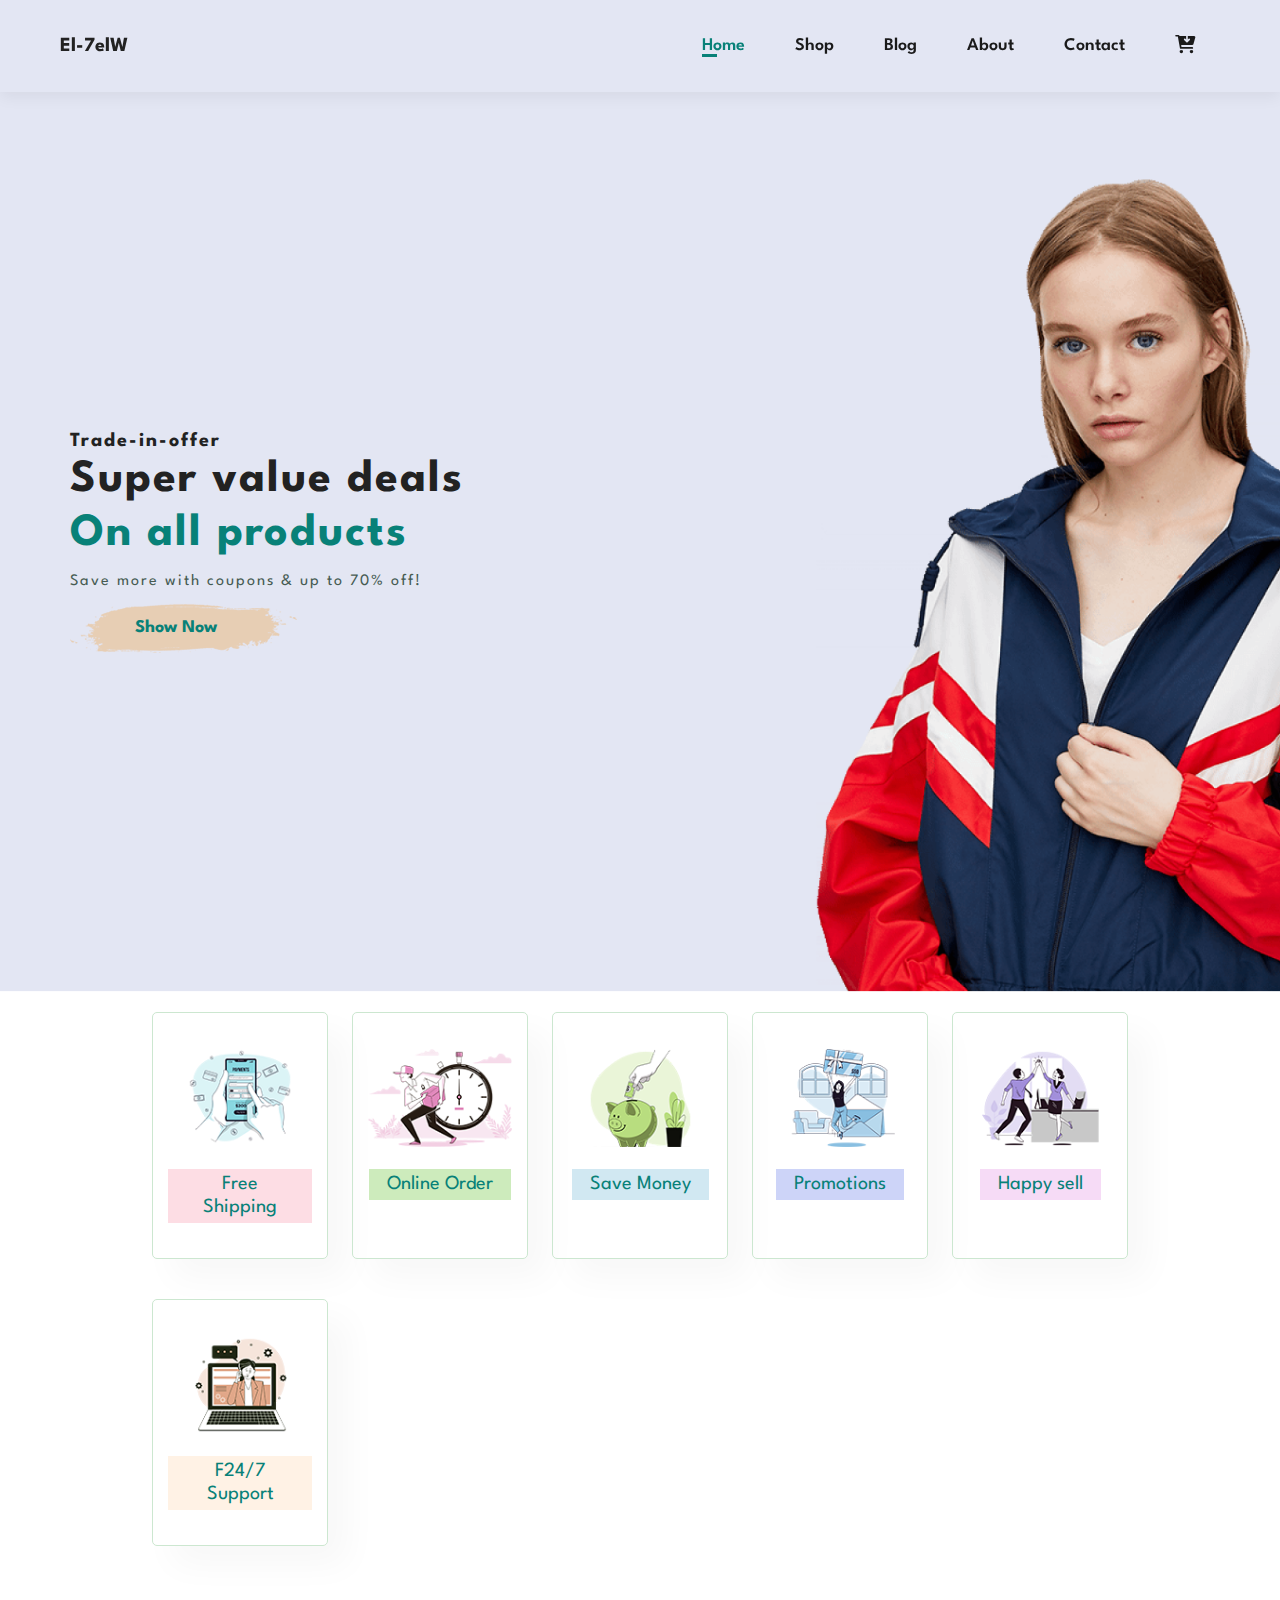
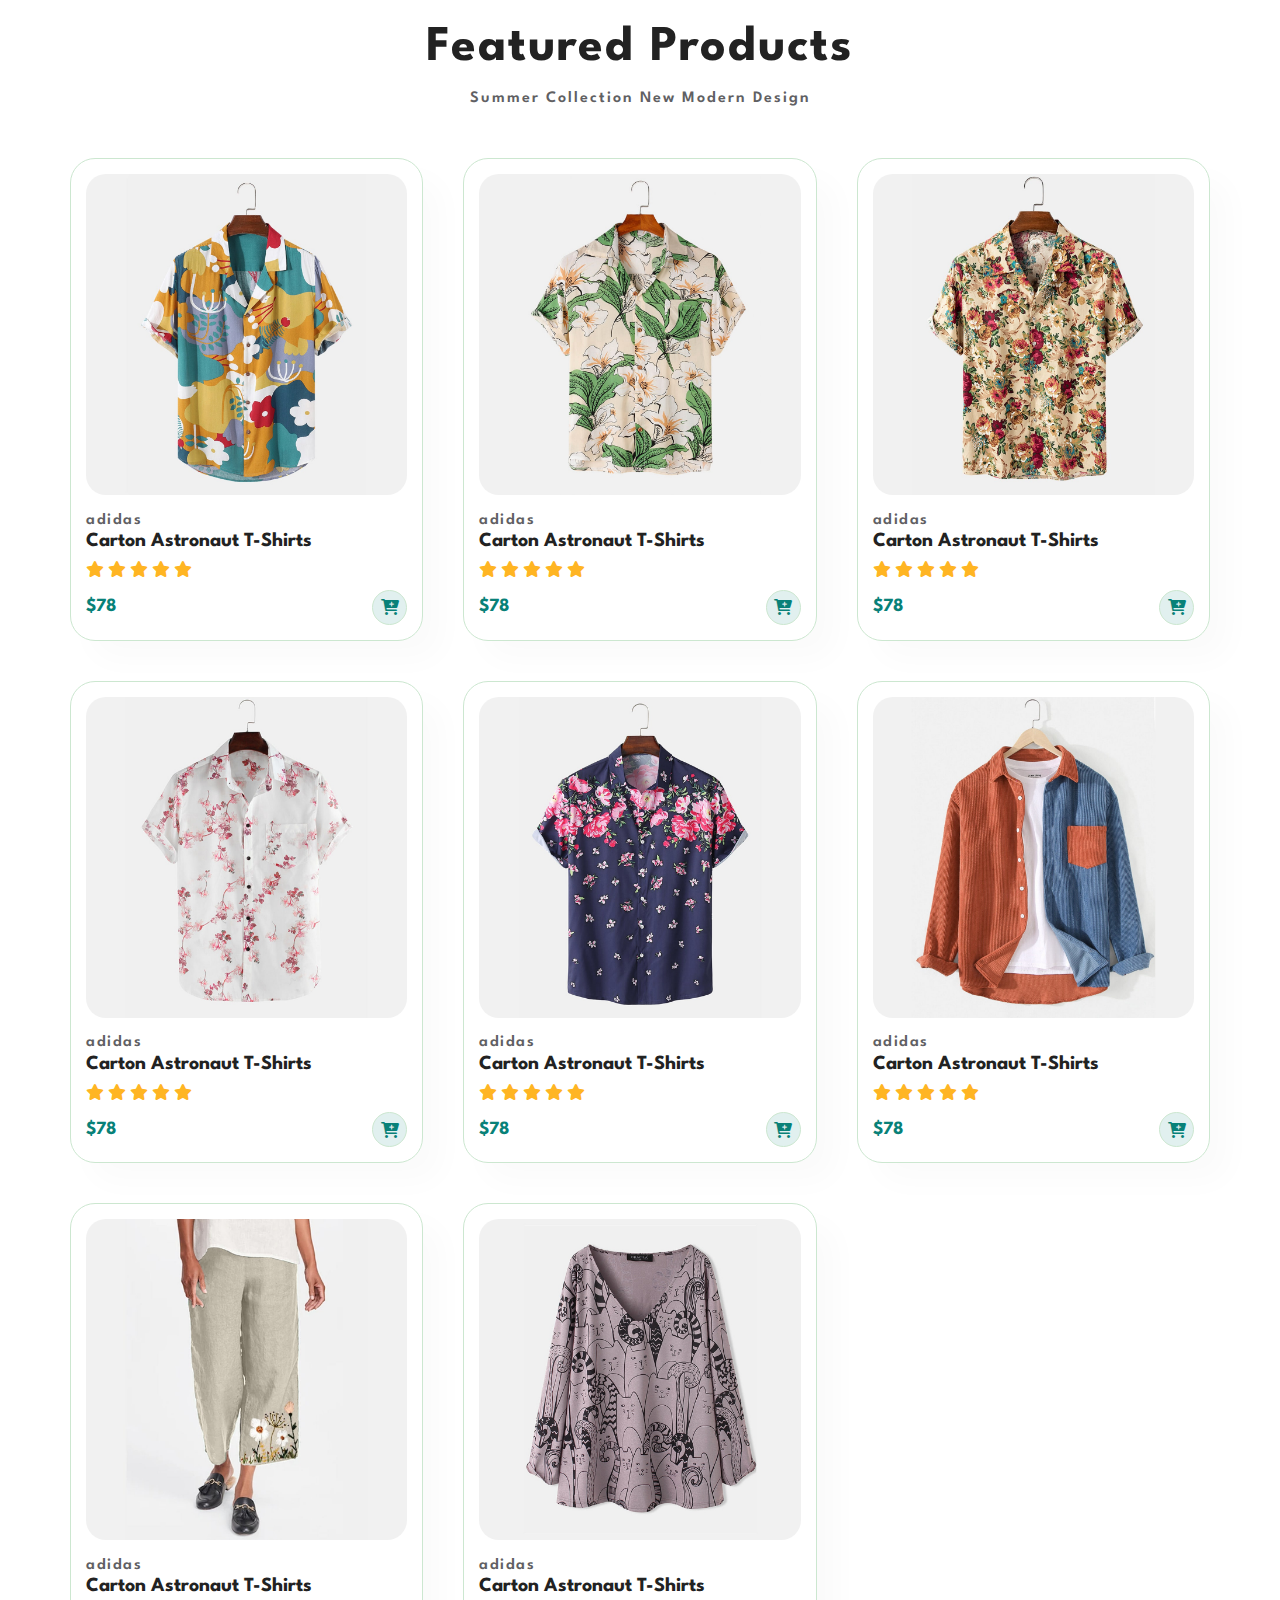
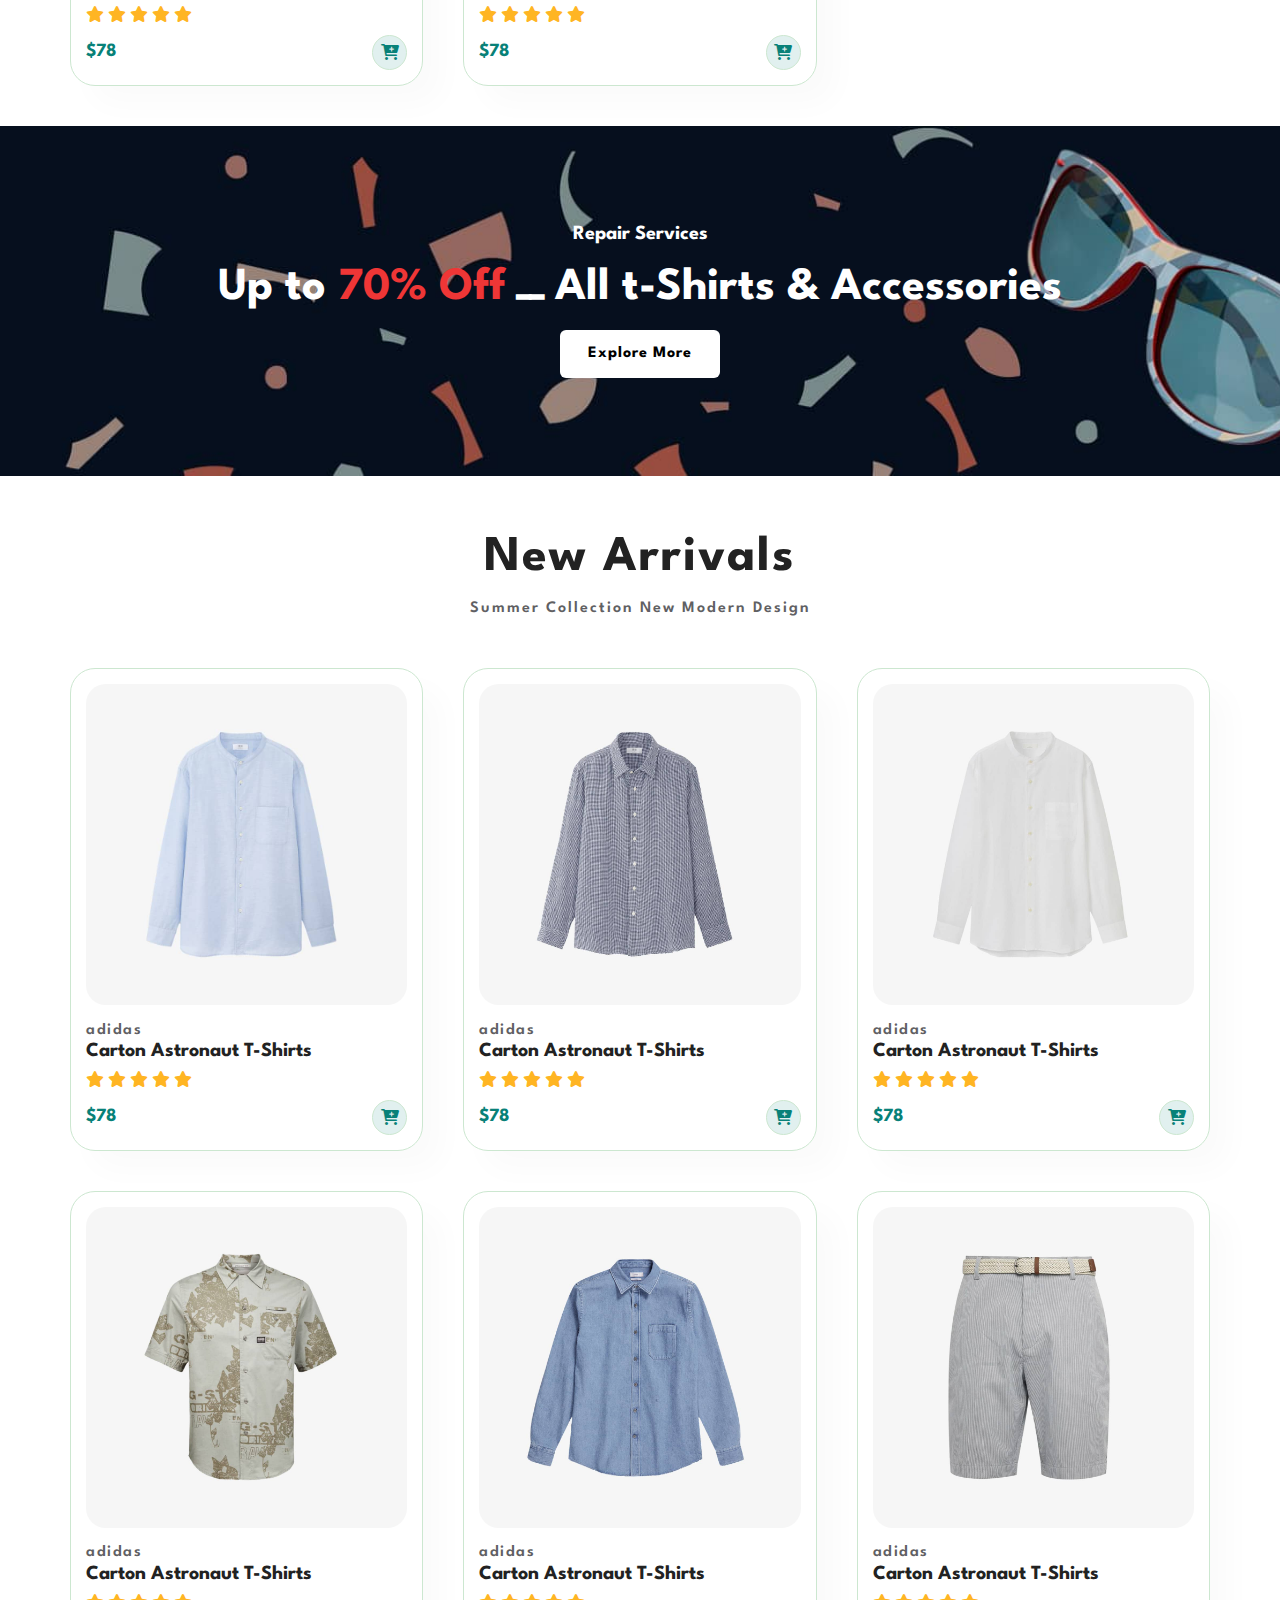
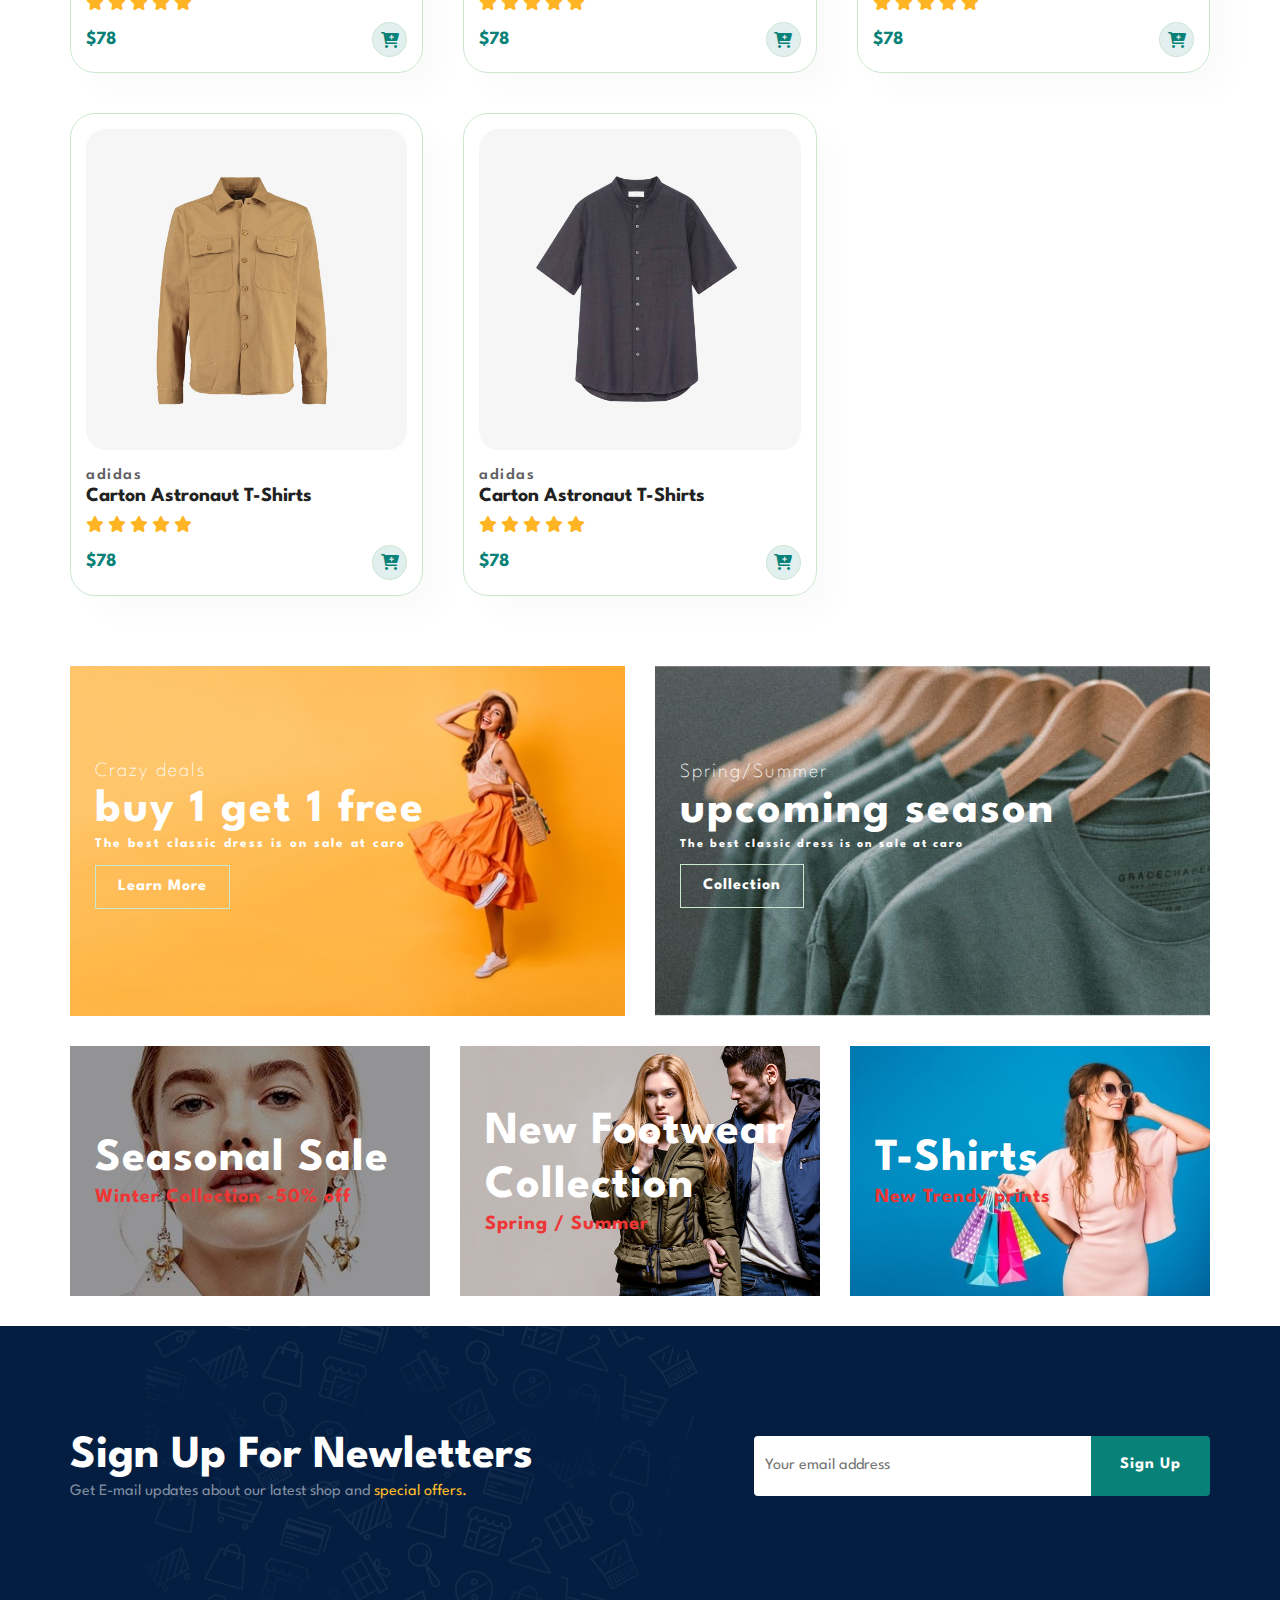
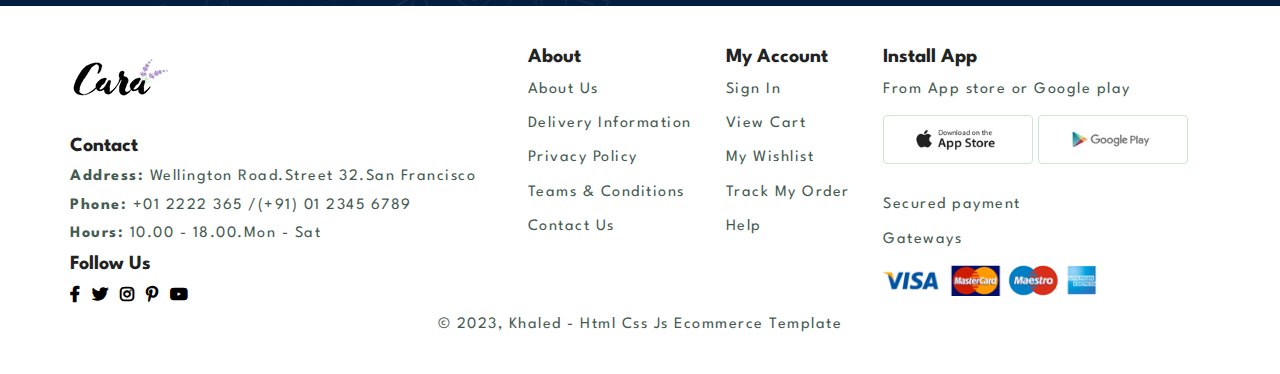
<file: index.html>
<!DOCTYPE html>
<html lang="en">
<head>
    <meta charset="UTF-8">
    <meta http-equiv="X-UA-Compatible" content="IE=edge">
    <meta name="viewport" content="width=device-width, initial-scale=1.0">
    <link rel="preconnect" href="https://fonts.googleapis.com">
    <link rel="preconnect" href="https://fonts.gstatic.com" crossorigin>
    <link href="https://fonts.googleapis.com/css2?family=League+Spartan:wght@100;200;300;400;500;600;700;800;900&display=swap" rel="stylesheet">
    <link rel="stylesheet" href="css/all.min.css">
    <link rel="stylesheet" href="css/normalize.css">
    <link rel="stylesheet" href="css/style.css">
    <title>E-Commerce Project</title>
</head>
<body>
    <header>
        <!-- <div class="container"> -->
            <!-- <a href="#"><img src="images/logo.png" alt="logoImg"></a> -->
            <a href="#"><h4>El-7elW</h4></a>
            <ul>
                <li><a class="close" href="#"><div class="close"><i class="fa-solid fa-xmark"></i></div></a></li>
                <li><a href="index.html" class="active">Home</a></li>
                <li><a href="shop.html">Shop</a></li>
                <li><a href="blog.html">Blog</a></li>
                <li><a href="about.html">About</a></li>
                <li><a href="contact.html">Contact</a></li>
                <li><a id="last" href="cart.html"><i class="fa-solid fa-cart-arrow-down"></i></a></li>
            </ul>
            <div class="mobile">
                <i class="fa-solid fa-bars-staggered"></i>
                <!-- <a class="last" href="carts.html"><i class="fa-solid fa-cart-arrow-down"></i></a> -->
            </div>
        <!-- </div> -->
    </header>
    <section id="main-landing" class="section-p1">
        <!-- <div class="container"> -->
            <div class="sec-info">
                <h4>Trade-in-offer</h4>
                <h2>Super value deals</h2>
                <h2>On all products</h2>
                <p>Save more with coupons & up to 70% off!</p>
                <button type="button">Show Now</button>
            </div>
        <!-- </div> -->
    </section>
    <section id="prefeatures" class="section-p2">
        <!-- <div class="container"> -->
            <div class="preFeatureItem">
                <img src="images/features/f1.png" alt="img">
                <h4>Free Shipping</h4>
            </div>
            <div class="preFeatureItem">
                <img src="images/features/f2.png" alt="img">
                <h4>Online Order</h4>
            </div>
            <div class="preFeatureItem">
                <img src="images/features/f3.png" alt="img">
                <h4>Save Money</h4>
            </div>
            <div class="preFeatureItem">
                <img src="images/features/f4.png" alt="img">
                <h4>Promotions</h4>
            </div>
            <div class="preFeatureItem">
                <img src="images/features/f5.png" alt="img">
                <h4>Happy sell</h4>
            </div>
            <div class="preFeatureItem">
                <img src="images/features/f6.png" alt="img">
                <h4>F24/7 Support</h4>
            </div>
        <!-- </div> -->
    </section>
    <section id="features" class="products section-p1">
        <!-- <div class="container"> -->
            <div class="sec-heading">
                <h1>Featured Products</h1>
                <p>Summer Collection New Modern Design</p>
            </div>
            <div class="products-box">
                <div class="item">
                    <img src="images/products/f1.jpg" alt="img">
                    <p>adidas</p>
                    <h4>Carton Astronaut T-Shirts</h4>
                    <div class="rate">
                        <i class="fa-solid fa-star"></i>
                        <i class="fa-solid fa-star"></i>
                        <i class="fa-solid fa-star"></i>
                        <i class="fa-solid fa-star"></i>
                        <i class="fa-solid fa-star"></i>
                    </div>
                    <div class="price">
                        <h3>$78</h3>
                        <i class="fa-solid fa-cart-plus"></i>
                    </div>
                </div>
                <div class="item">
                    <img src="images/products/f2.jpg" alt="img">
                    <p>adidas</p>
                    <h4>Carton Astronaut T-Shirts</h4>
                    <div class="rate">
                        <i class="fa-solid fa-star"></i>
                        <i class="fa-solid fa-star"></i>
                        <i class="fa-solid fa-star"></i>
                        <i class="fa-solid fa-star"></i>
                        <i class="fa-solid fa-star"></i>
                    </div>
                    <div class="price">
                        <h3>$78</h3>
                        <i class="fa-solid fa-cart-plus"></i>
                    </div>
                </div>
                <div class="item">
                    <img src="images/products/f3.jpg" alt="img">
                    <p>adidas</p>
                    <h4>Carton Astronaut T-Shirts</h4>
                    <div class="rate">
                        <i class="fa-solid fa-star"></i>
                        <i class="fa-solid fa-star"></i>
                        <i class="fa-solid fa-star"></i>
                        <i class="fa-solid fa-star"></i>
                        <i class="fa-solid fa-star"></i>
                    </div>
                    <div class="price">
                        <h3>$78</h3>
                        <i class="fa-solid fa-cart-plus"></i>
                    </div>
                </div>
                <div class="item">
                    <img src="images/products/f4.jpg" alt="img">
                    <p>adidas</p>
                    <h4>Carton Astronaut T-Shirts</h4>
                    <div class="rate">
                        <i class="fa-solid fa-star"></i>
                        <i class="fa-solid fa-star"></i>
                        <i class="fa-solid fa-star"></i>
                        <i class="fa-solid fa-star"></i>
                        <i class="fa-solid fa-star"></i>
                    </div>
                    <div class="price">
                        <h3>$78</h3>
                        <i class="fa-solid fa-cart-plus"></i>
                    </div>
                </div>
                <div class="item">
                    <img src="images/products/f5.jpg" alt="img">
                    <p>adidas</p>
                    <h4>Carton Astronaut T-Shirts</h4>
                    <div class="rate">
                        <i class="fa-solid fa-star"></i>
                        <i class="fa-solid fa-star"></i>
                        <i class="fa-solid fa-star"></i>
                        <i class="fa-solid fa-star"></i>
                        <i class="fa-solid fa-star"></i>
                    </div>
                    <div class="price">
                        <h3>$78</h3>
                        <i class="fa-solid fa-cart-plus"></i>
                    </div>
                </div>
                <div class="item">
                    <img src="images/products/f6.jpg" alt="img">
                    <p>adidas</p>
                    <h4>Carton Astronaut T-Shirts</h4>
                    <div class="rate">
                        <i class="fa-solid fa-star"></i>
                        <i class="fa-solid fa-star"></i>
                        <i class="fa-solid fa-star"></i>
                        <i class="fa-solid fa-star"></i>
                        <i class="fa-solid fa-star"></i>
                    </div>
                    <div class="price">
                        <h3>$78</h3>
                        <i class="fa-solid fa-cart-plus"></i>
                    </div>
                </div>
                <div class="item">
                    <img src="images/products/f7.jpg" alt="img">
                    <p>adidas</p>
                    <h4>Carton Astronaut T-Shirts</h4>
                    <div class="rate">
                        <i class="fa-solid fa-star"></i>
                        <i class="fa-solid fa-star"></i>
                        <i class="fa-solid fa-star"></i>
                        <i class="fa-solid fa-star"></i>
                        <i class="fa-solid fa-star"></i>
                    </div>
                    <div class="price">
                        <h3>$78</h3>
                        <i class="fa-solid fa-cart-plus"></i>
                    </div>
                </div>
                <div class="item">
                    <img src="images/products/f8.jpg" alt="img">
                    <p>adidas</p>
                    <h4>Carton Astronaut T-Shirts</h4>
                    <div class="rate">
                        <i class="fa-solid fa-star"></i>
                        <i class="fa-solid fa-star"></i>
                        <i class="fa-solid fa-star"></i>
                        <i class="fa-solid fa-star"></i>
                        <i class="fa-solid fa-star"></i>
                    </div>
                    <div class="price">
                        <h3>$78</h3>
                        <i class="fa-solid fa-cart-plus"></i>
                    </div>
                </div>
            </div>
        <!-- </div> -->
    </section>
    <section id="repair" class="section-p2">
        <!-- <div class="container"> -->
            <div class="sec-info">
                <h4>Repair Services</h4>
                <h2>Up to <span>70% Off</span> ــ All t-Shirts & Accessories</h2>
                <button type="button">Explore More</button>
            </div>
        <!-- </div> -->
    </section>
    <section id="arrivals" class="products section-p1">
        <!-- <div class="container"> -->
            <div class="sec-heading">
                <h1>New Arrivals</h1>
                <p>Summer Collection New Modern Design</p>
            </div>
            <div class="products-box">
                <div class="item">
                    <img src="images/products/n1.jpg" alt="img">
                    <p>adidas</p>
                    <h4>Carton Astronaut T-Shirts</h4>
                    <div class="rate">
                        <i class="fa-solid fa-star"></i>
                        <i class="fa-solid fa-star"></i>
                        <i class="fa-solid fa-star"></i>
                        <i class="fa-solid fa-star"></i>
                        <i class="fa-solid fa-star"></i>
                    </div>
                    <div class="price">
                        <h3>$78</h3>
                        <i class="fa-solid fa-cart-plus"></i>
                    </div>
                </div>
                <div class="item">
                    <img src="images/products/n2.jpg" alt="img">
                    <p>adidas</p>
                    <h4>Carton Astronaut T-Shirts</h4>
                    <div class="rate">
                        <i class="fa-solid fa-star"></i>
                        <i class="fa-solid fa-star"></i>
                        <i class="fa-solid fa-star"></i>
                        <i class="fa-solid fa-star"></i>
                        <i class="fa-solid fa-star"></i>
                    </div>
                    <div class="price">
                        <h3>$78</h3>
                        <i class="fa-solid fa-cart-plus"></i>
                    </div>
                </div>
                <div class="item">
                    <img src="images/products/n3.jpg" alt="img">
                    <p>adidas</p>
                    <h4>Carton Astronaut T-Shirts</h4>
                    <div class="rate">
                        <i class="fa-solid fa-star"></i>
                        <i class="fa-solid fa-star"></i>
                        <i class="fa-solid fa-star"></i>
                        <i class="fa-solid fa-star"></i>
                        <i class="fa-solid fa-star"></i>
                    </div>
                    <div class="price">
                        <h3>$78</h3>
                        <i class="fa-solid fa-cart-plus"></i>
                    </div>
                </div>
                <div class="item">
                    <img src="images/products/n4.jpg" alt="img">
                    <p>adidas</p>
                    <h4>Carton Astronaut T-Shirts</h4>
                    <div class="rate">
                        <i class="fa-solid fa-star"></i>
                        <i class="fa-solid fa-star"></i>
                        <i class="fa-solid fa-star"></i>
                        <i class="fa-solid fa-star"></i>
                        <i class="fa-solid fa-star"></i>
                    </div>
                    <div class="price">
                        <h3>$78</h3>
                        <i class="fa-solid fa-cart-plus"></i>
                    </div>
                </div>
                <div class="item">
                    <img src="images/products/n5.jpg" alt="img">
                    <p>adidas</p>
                    <h4>Carton Astronaut T-Shirts</h4>
                    <div class="rate">
                        <i class="fa-solid fa-star"></i>
                        <i class="fa-solid fa-star"></i>
                        <i class="fa-solid fa-star"></i>
                        <i class="fa-solid fa-star"></i>
                        <i class="fa-solid fa-star"></i>
                    </div>
                    <div class="price">
                        <h3>$78</h3>
                        <i class="fa-solid fa-cart-plus"></i>
                    </div>
                </div>
                <div class="item">
                    <img src="images/products/n6.jpg" alt="img">
                    <p>adidas</p>
                    <h4>Carton Astronaut T-Shirts</h4>
                    <div class="rate">
                        <i class="fa-solid fa-star"></i>
                        <i class="fa-solid fa-star"></i>
                        <i class="fa-solid fa-star"></i>
                        <i class="fa-solid fa-star"></i>
                        <i class="fa-solid fa-star"></i>
                    </div>
                    <div class="price">
                        <h3>$78</h3>
                        <i class="fa-solid fa-cart-plus"></i>
                    </div>
                </div>
                <div class="item">
                    <img src="images/products/n7.jpg" alt="img">
                    <p>adidas</p>
                    <h4>Carton Astronaut T-Shirts</h4>
                    <div class="rate">
                        <i class="fa-solid fa-star"></i>
                        <i class="fa-solid fa-star"></i>
                        <i class="fa-solid fa-star"></i>
                        <i class="fa-solid fa-star"></i>
                        <i class="fa-solid fa-star"></i>
                    </div>
                    <div class="price">
                        <h3>$78</h3>
                        <i class="fa-solid fa-cart-plus"></i>
                    </div>
                </div>
                <div class="item">
                    <img src="images/products/n8.jpg" alt="img">
                    <p>adidas</p>
                    <h4>Carton Astronaut T-Shirts</h4>
                    <div class="rate">
                        <i class="fa-solid fa-star"></i>
                        <i class="fa-solid fa-star"></i>
                        <i class="fa-solid fa-star"></i>
                        <i class="fa-solid fa-star"></i>
                        <i class="fa-solid fa-star"></i>
                    </div>
                    <div class="price">
                        <h3>$78</h3>
                        <i class="fa-solid fa-cart-plus"></i>
                    </div>
                </div>
            </div>
        <!-- </div> -->
    </section>
    <section id="banners" class="section-p2">
        <!-- <div class="container"> -->
            <div class="row">
                <div class="banner-box">
                        <h4>Crazy deals</h4>
                        <h2>buy 1 get 1 free</h2>
                        <h5>The best classic dress is on sale at caro</h5>
                        <button>Learn More</button>
                </div>
                <div class="banner-box">
                        <h4>Spring/Summer</h4>
                        <h2>upcoming season</h2>
                        <h6>The best classic dress is on sale at caro</h6>
                        <button>Collection</button>
                </div>
            </div>
            <div class="row row-2">
                <div class="banner-box">
                        <h2>seasonal sale</h2>
                        <h4>Winter Collection -50% off</h4>
                </div>
                <div class="banner-box">
                        <h2>new footwear Collection</h2>
                        <h4>Spring / Summer</h4>
                </div>
                <div class="banner-box">
                        <h2>t-shirts</h2>
                        <h4>New Trendy prints</h4>
                </div>
            </div>
            <!-- </div> -->
        </section>
        <section id="signup-banner">
        <!-- <div class="container"> -->
               <div class="text">
                <h2>Sign Up For Newletters</h2>
                <p>Get E-mail updates about our latest shop and <span>special offers.</span></p>
               </div> 
               <div class="form">
                <input type="text" name="" id="" placeholder="Your email address">
                <button>Sign Up</button>
               </div>
        <!-- </div> -->
    </section>
    <footer class="section-p1">
        <!-- <div class="container"> -->
            <div class="content">
                    <div class="contact">
                        <a href="#"><img src="images/logo.png" alt="img" class="logo"></a>
                        <h4>Contact</h4>
                    <p><strong>Address:</strong> Wellington Road.Street 32.San Francisco</p>
                    <p><strong>Phone:</strong> +01 2222 365 /(+91) 01 2345 6789</p>
                    <p><strong>Hours:</strong> 10.00 - 18.00.Mon - Sat</p>
                    <h4>Follow Us</h4>
                    <div class="icons">
                        <i class="fa-brands fa-facebook-f"></i>
                        <i class="fa-brands fa-twitter"></i>
                        <i class="fa-brands fa-instagram"></i>
                        <i class="fa-brands fa-pinterest-p"></i>
                        <i class="fa-brands fa-youtube"></i>
                    </div>
                </div>
                <div class="col-2">
                    <div class=" col about">
                        <h4>About</h4>
                        <p>About Us</p>
                        <p>Delivery Information</p>
                        <p>Privacy Policy</p>
                        <p>Teams & Conditions</p>
                        <p>Contact Us</p>
                    </div>
                    <div class=" col account">
                        <h4>My Account</h4>
                        <p>Sign In</p>
                        <p>View Cart</p>
                        <p>My Wishlist</p>
                        <p>Track My Order</p>
                        <p>Help</p>
                    </div>
        
                    <div class="col app">
                        <h4>Install App</h4>
                        <p>From App store or Google play</p>
                        <div class="img">
                            <img src="images/pay/app.jpg" alt="img">
                            <img src="images/pay/play.jpg" alt="img">
                        </div>
                        <p>Secured payment</p>
                        <p>Gateways</p>
                        <img src="images/pay/pay.png" alt="img">
                    </div>
                </div>
            </div>
            <div class="copyright">
                <p>&copy; 2023, Khaled - Html Css Js Ecommerce Template</p>
            </div>
        <!-- </div> -->
    </footer>
    <script src="js/script.js"></script>
</body>
</html>
</file>
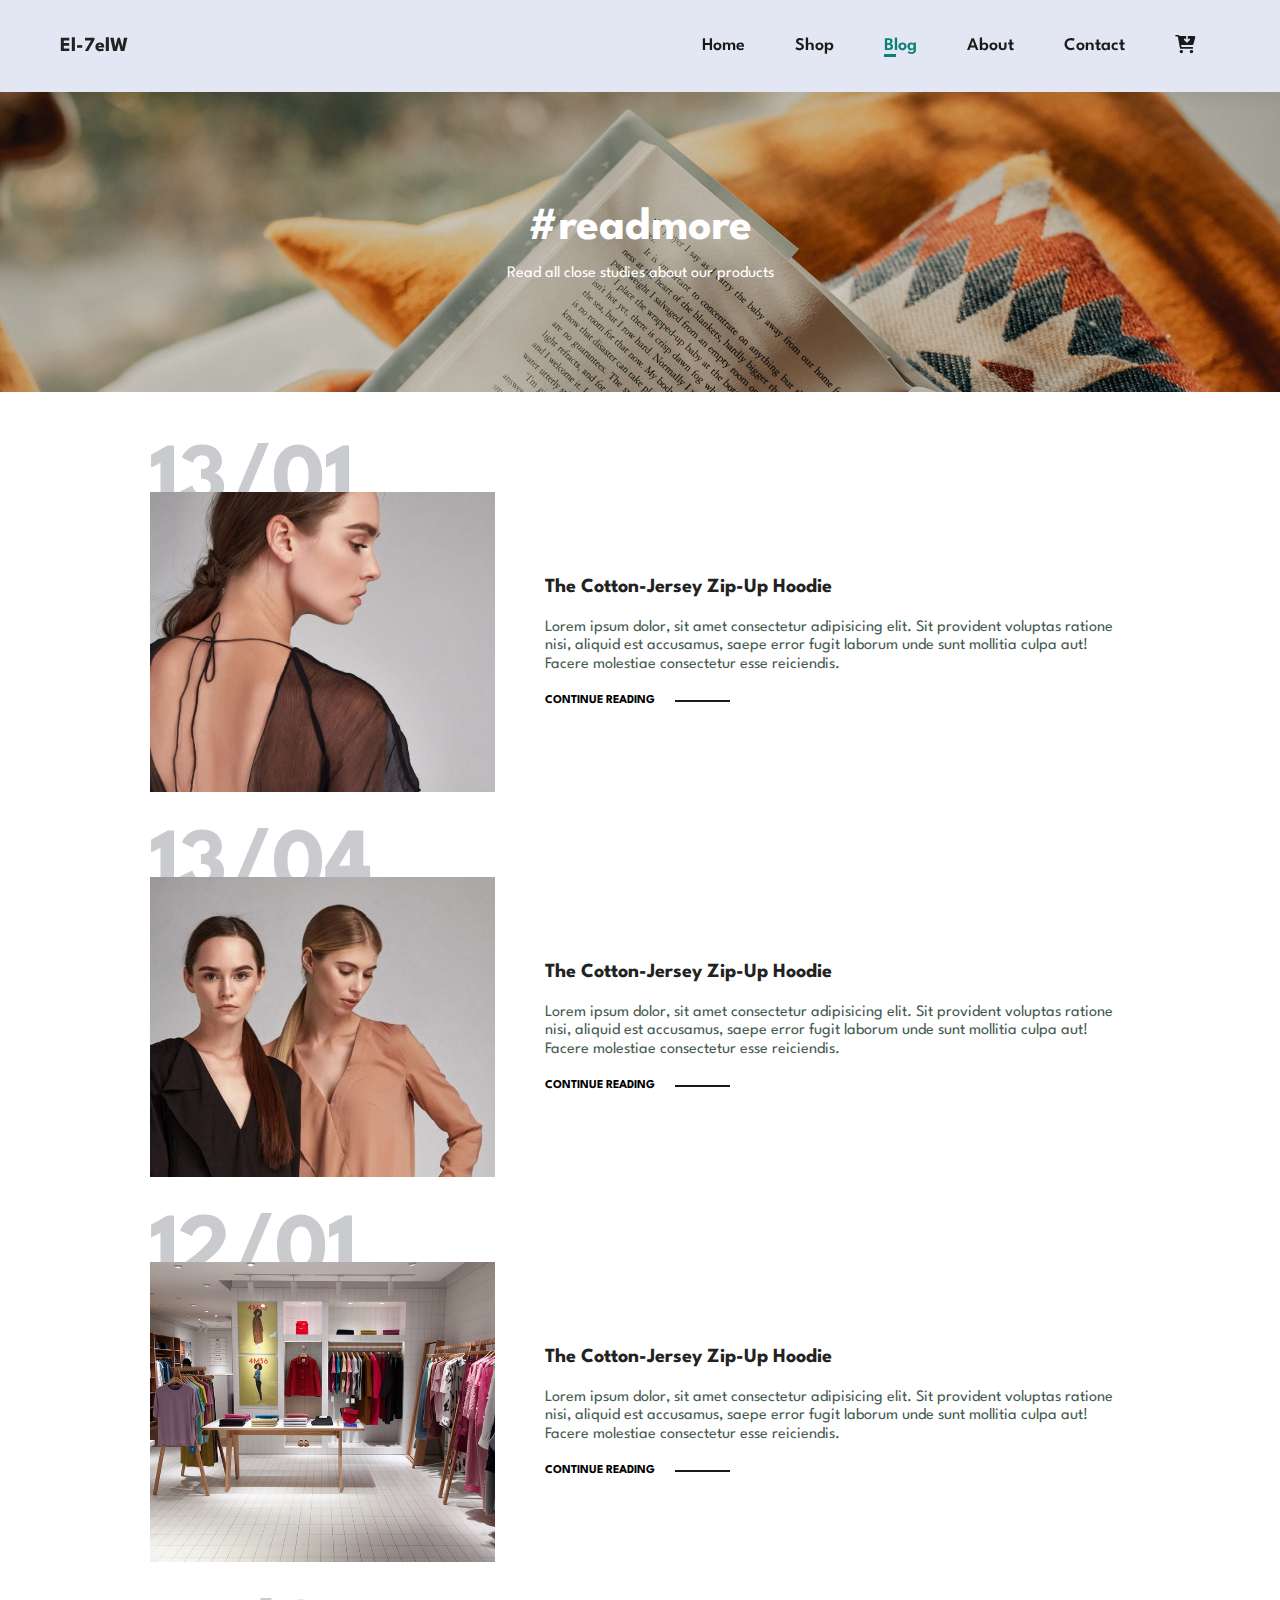
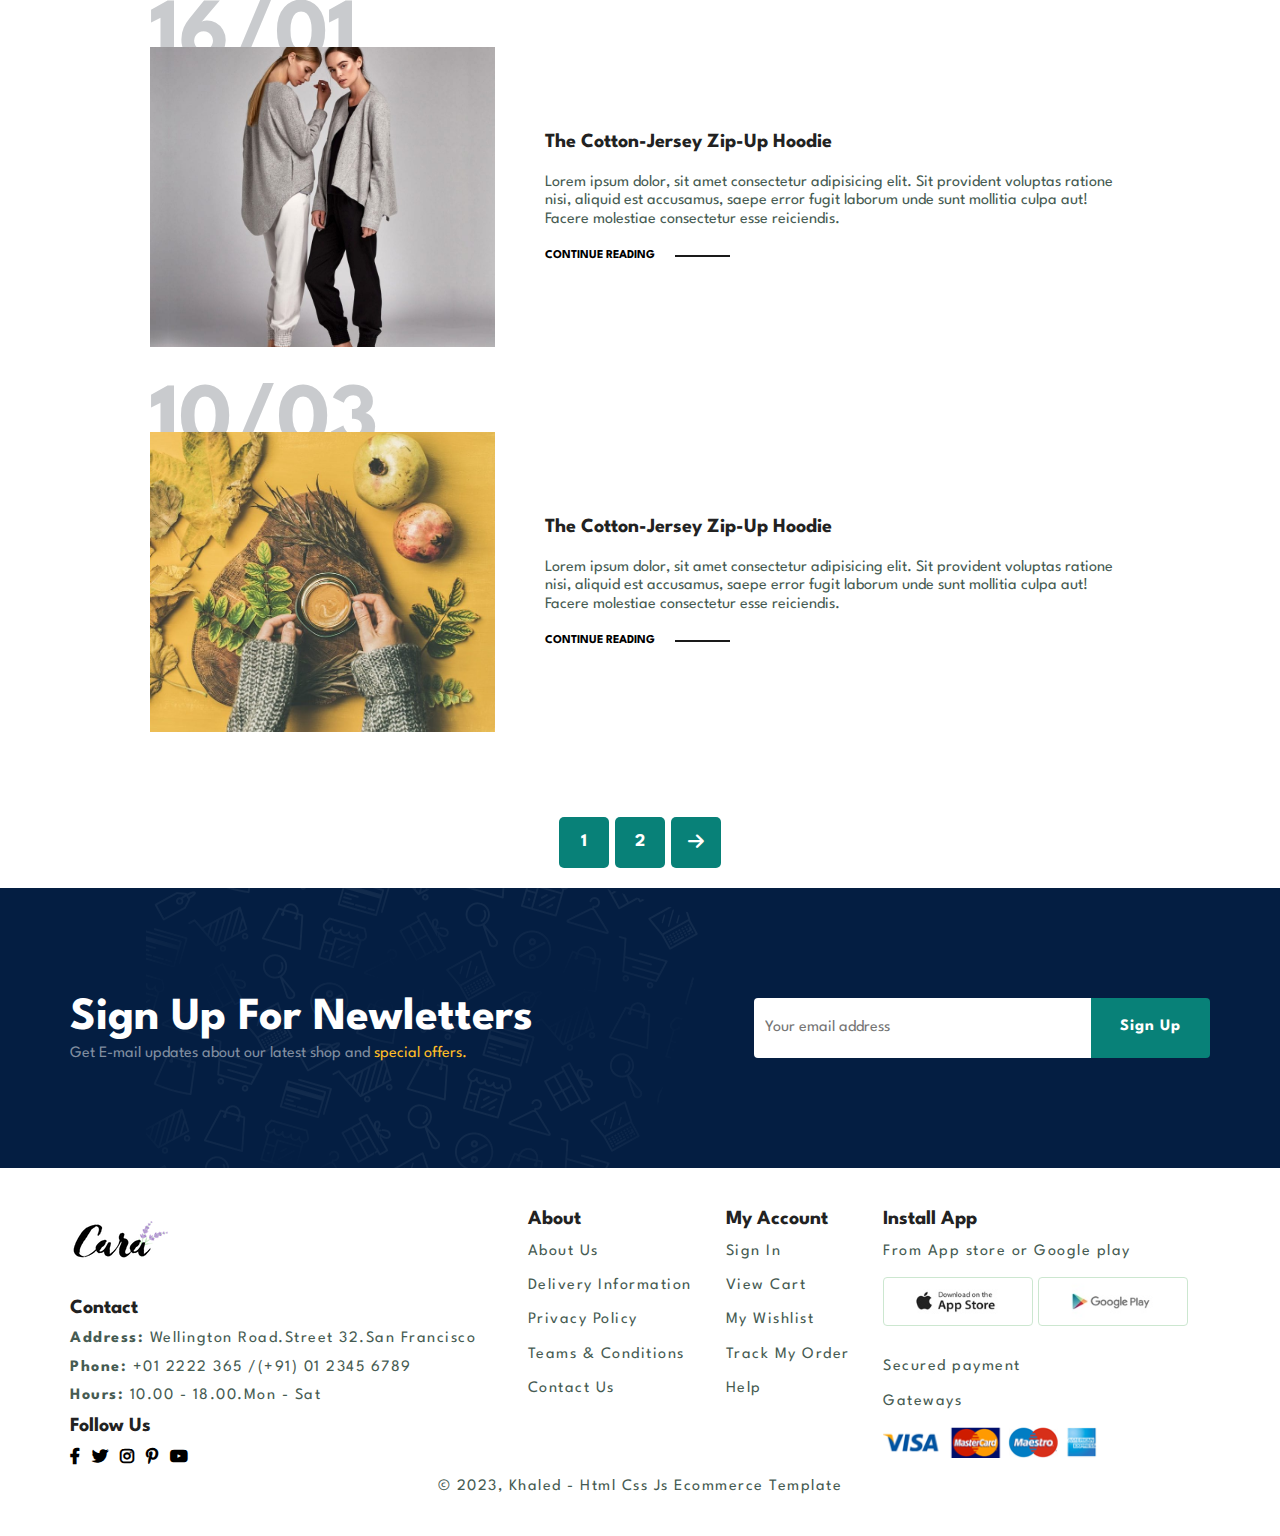
<file: blog.html>
<!DOCTYPE html>
<html lang="en">
<head>
    <meta charset="UTF-8">
    <meta http-equiv="X-UA-Compatible" content="IE=edge">
    <meta name="viewport" content="width=device-width, initial-scale=1.0">
    <link rel="preconnect" href="https://fonts.googleapis.com">
    <link rel="preconnect" href="https://fonts.gstatic.com" crossorigin>
    <link href="https://fonts.googleapis.com/css2?family=League+Spartan:wght@100;200;300;400;500;600;700;800;900&display=swap" rel="stylesheet">
    <link rel="stylesheet" href="css/all.min.css">
    <link rel="stylesheet" href="css/normalize.css">
    <link rel="stylesheet" href="css/style.css">
    <title>E-Commerce Project</title>
</head>
<body>
    <header>
        <!-- <div class="container"> -->
            <!-- <a href="#"><img src="images/logo.png" alt="logoImg"></a> -->
            <a href="#"><h4>El-7elW</h4></a>
            <ul>
                <li><a class="close" href="#"><div class="close"><i class="fa-solid fa-xmark"></i></div></a></li>
                <li><a href="index.html">Home</a></li>
                <li><a href="shop.html">Shop</a></li>
                <li><a href="blog.html" class="active">Blog</a></li>
                <li><a href="about.html">About</a></li>
                <li><a href="contact.html">Contact</a></li>
                <li><a class="last" href="carts.html"><i class="fa-solid fa-cart-arrow-down"></i></a></li>
            </ul>
            <div class="mobile">
                <i class="fa-solid fa-bars-staggered"></i>
                <!-- <a class="last" href="carts.html"><i class="fa-solid fa-cart-arrow-down"></i></a> -->
            </div>
        <!-- </div> -->
    </header>
    <section id="blog-landing" class="sub-landing">
        <!-- <div class="container"> -->
            <div class="sec-info">
                <h2>#readmore</h2>
                <p>Read all close studies about our products</p>
            </div>
        <!-- </div> -->
    </section>
    <section id="blog-sec" class="section-p1">
        <div class="container">
            <div class="blog-img">
                <img src="images/blog/b1.jpg" alt="img">
            </div>
            <div class="blog-text">
                <h4>The Cotton-Jersey Zip-Up Hoodie</h4>
                <p>Lorem ipsum dolor, sit amet consectetur adipisicing elit. Sit provident voluptas ratione nisi, aliquid est accusamus, saepe error fugit laborum unde sunt mollitia culpa aut! Facere molestiae consectetur esse reiciendis.</p>
                <h6>Continue Reading <span></span></h6>
            </div>
        </div>
        <div class="container">
            <div class="blog-img">
                <img src="images/blog/b2.jpg" alt="img">
            </div>
            <div class="blog-text">
                <h4>The Cotton-Jersey Zip-Up Hoodie</h4>
                <p>Lorem ipsum dolor, sit amet consectetur adipisicing elit. Sit provident voluptas ratione nisi, aliquid est accusamus, saepe error fugit laborum unde sunt mollitia culpa aut! Facere molestiae consectetur esse reiciendis.</p>
                <h6>Continue Reading <span></span></h6>
            </div>
        </div>
        <div class="container">
            <div class="blog-img">
                <img src="images/blog/b3.jpg" alt="img">
            </div>
            <div class="blog-text">
                <h4>The Cotton-Jersey Zip-Up Hoodie</h4>
                <p>Lorem ipsum dolor, sit amet consectetur adipisicing elit. Sit provident voluptas ratione nisi, aliquid est accusamus, saepe error fugit laborum unde sunt mollitia culpa aut! Facere molestiae consectetur esse reiciendis.</p>
                <h6>Continue Reading <span></span></h6>
            </div>
        </div>
        <div class="container">
            <div class="blog-img">
                <img src="images/blog/b4.jpg" alt="img">
            </div>
            <div class="blog-text">
                <h4>The Cotton-Jersey Zip-Up Hoodie</h4>
                <p>Lorem ipsum dolor, sit amet consectetur adipisicing elit. Sit provident voluptas ratione nisi, aliquid est accusamus, saepe error fugit laborum unde sunt mollitia culpa aut! Facere molestiae consectetur esse reiciendis.</p>
                <h6>Continue Reading <span></span></h6>
            </div>
        </div>
        <div class="container">
            <div class="blog-img">
                <img src="images/blog/b6.jpg" alt="img">
            </div>
            <div class="blog-text">
                <h4>The Cotton-Jersey Zip-Up Hoodie</h4>
                <p>Lorem ipsum dolor, sit amet consectetur adipisicing elit. Sit provident voluptas ratione nisi, aliquid est accusamus, saepe error fugit laborum unde sunt mollitia culpa aut! Facere molestiae consectetur esse reiciendis.</p>
                <h6>Continue Reading <span></span></h6>
            </div>
        </div>
    </section>
    <section id="pagination">
        <div>
            <a href="#">1</a>
            <a href="#">2</a>
            <a href="#"><i class="fa-solid fa-arrow-right"></i></a>
        </div>
    </section>
    <section id="signup-banner">
        <!-- <div class="container"> -->
               <div class="text">
                <h2>Sign Up For Newletters</h2>
                <p>Get E-mail updates about our latest shop and <span>special offers.</span></p>
               </div> 
               <div class="form">
                <input type="text" name="" id="" placeholder="Your email address">
                <button>Sign Up</button>
               </div>
        <!-- </div> -->
    </section>
    <footer class="section-p1">
        <!-- <div class="container"> -->
            <div class="content">
                    <div class="contact">
                        <a href="#"><img src="images/logo.png" alt="img" class="logo"></a>
                        <h4>Contact</h4>
                    <p><strong>Address:</strong> Wellington Road.Street 32.San Francisco</p>
                    <p><strong>Phone:</strong> +01 2222 365 /(+91) 01 2345 6789</p>
                    <p><strong>Hours:</strong> 10.00 - 18.00.Mon - Sat</p>
                    <h4>Follow Us</h4>
                    <div class="icons">
                        <i class="fa-brands fa-facebook-f"></i>
                        <i class="fa-brands fa-twitter"></i>
                        <i class="fa-brands fa-instagram"></i>
                        <i class="fa-brands fa-pinterest-p"></i>
                        <i class="fa-brands fa-youtube"></i>
                    </div>
                </div>
                <div class="col-2">
                    <div class=" col about">
                        <h4>About</h4>
                        <p>About Us</p>
                        <p>Delivery Information</p>
                        <p>Privacy Policy</p>
                        <p>Teams & Conditions</p>
                        <p>Contact Us</p>
                    </div>
                    <div class=" col account">
                        <h4>My Account</h4>
                        <p>Sign In</p>
                        <p>View Cart</p>
                        <p>My Wishlist</p>
                        <p>Track My Order</p>
                        <p>Help</p>
                    </div>
        
                    <div class="col app">
                        <h4>Install App</h4>
                        <p>From App store or Google play</p>
                        <div class="img">
                            <img src="images/pay/app.jpg" alt="img">
                            <img src="images/pay/play.jpg" alt="img">
                        </div>
                        <p>Secured payment</p>
                        <p>Gateways</p>
                        <img src="images/pay/pay.png" alt="img">
                    </div>
                </div>
            </div>
            <div class="copyright">
                <p>&copy; 2023, Khaled - Html Css Js Ecommerce Template</p>
            </div>
        <!-- </div> -->
    </footer>
    <script src="js/script.js"></script>
</body>
</html>
</file>
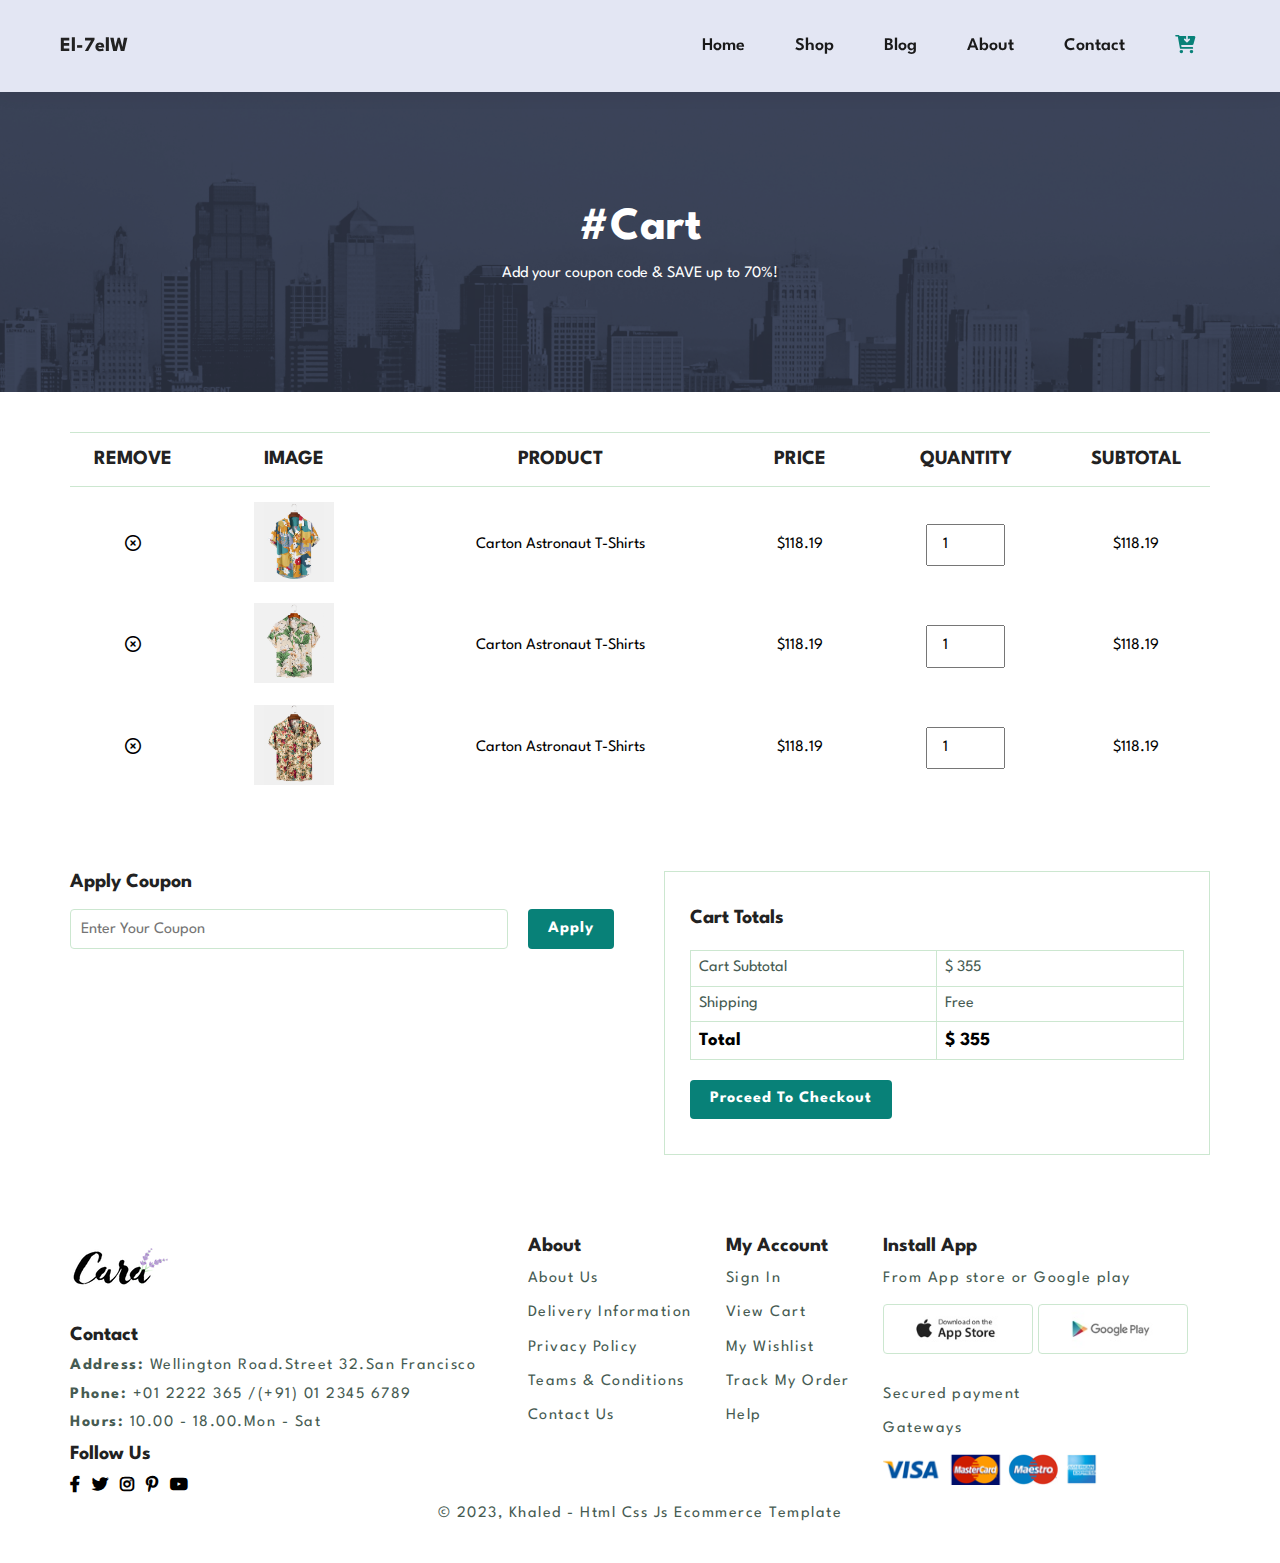
<file: cart.html>
<!DOCTYPE html>
<html lang="en">
<head>
    <meta charset="UTF-8">
    <meta http-equiv="X-UA-Compatible" content="IE=edge">
    <meta name="viewport" content="width=device-width, initial-scale=1.0">
    <link rel="preconnect" href="https://fonts.googleapis.com">
    <link rel="preconnect" href="https://fonts.gstatic.com" crossorigin>
    <link href="https://fonts.googleapis.com/css2?family=League+Spartan:wght@100;200;300;400;500;600;700;800;900&display=swap" rel="stylesheet">
    <link rel="stylesheet" href="css/all.min.css">
    <link rel="stylesheet" href="css/normalize.css">
    <link rel="stylesheet" href="css/style.css">
    <title>E-Commerce Project</title>
</head>
<body>
    <header>
        <!-- <div class="container"> -->
            <!-- <a href="#"><img src="images/logo.png" alt="logoImg"></a> -->
            <a href="#"><h4>El-7elW</h4></a>
            <ul>
                <li><a class="close" href="#"><div class="close"><i class="fa-solid fa-xmark"></i></div></a></li>
                <li><a href="index.html">Home</a></li>
                <li><a href="shop.html">Shop</a></li>
                <li><a href="blog.html">Blog</a></li>
                <li><a href="about.html">About</a></li>
                <li><a href="contact.html">Contact</a></li>
                <li><a id="last" href="cart.html"  class="active"><i class="fa-solid fa-cart-arrow-down"></i></a></li>
            </ul>
            <div class="mobile">
                <i class="fa-solid fa-bars-staggered"></i>
                <!-- <a class="last" href="carts.html"><i class="fa-solid fa-cart-arrow-down"></i></a> -->
            </div>
        <!-- </div> -->
    </header>
    <section id="cart-landing" class="sub-landing">
        <!-- <div class="container"> -->
            <div class="sec-info">
                <h2>#Cart</h2>
                <p>Add your coupon code & SAVE up to 70%!</p>
            </div>
        <!-- </div> -->
    </section>
    <section class="cart-products section-p1">
        <table width="100%">
            <thead>
                <tr>
                    <th><h4>Remove</h4></th>
                    <th><h4>image</h4></th>
                    <th><h4>product</h4></th>
                    <th><h4>price</h4></th>
                    <th><h4>quantity</h4></th>
                    <th><h4>subtotal</h4></th>
                </tr>
            </thead>
            <tbody>
                <tr>
                    <td><i class="fa-regular fa-circle-xmark"></i></td>
                    <td><div><img src="images/products/f1.jpg" alt="img"></div></td>
                    <td>Carton Astronaut T-Shirts</td>
                    <td>$118.19</td>
                    <td><input type="number" value="1"></td>
                    <td>$118.19</td>
                </tr>
                <tr>
                    <td><i class="fa-regular fa-circle-xmark"></i></td>
                    <td><div><img src="images/products/f2.jpg" alt="img"></div></td>
                    <td>Carton Astronaut T-Shirts</td>
                    <td>$118.19</td>
                    <td><input type="number" value="1"></td>
                    <td>$118.19</td>
                </tr>
                <tr>
                    <td><i class="fa-regular fa-circle-xmark"></i></td>
                    <td><div><img src="images/products/f3.jpg" alt="img"></div></td>
                    <td>Carton Astronaut T-Shirts</td>
                    <td>$118.19</td>
                    <td><input type="number" value="1"></td>
                    <td>$118.19</td>
                </tr>
            </tbody>
        </table>
    </section>
    <section class="coupon section-p1">
        <div class="apply">
            <h4>Apply Coupon</h4>
            <form action="">
                <input type="text" placeholder="Enter Your Coupon">
                <button class="btn">Apply</button>
            </form>
        </div>
        <div>
            <h4>Cart Totals</h2>
            <table width="100%" border-collapse="collapse">
                <tr>
                    <td><p>Cart Subtotal</p></td>
                    <td><p>$ 355</p></td>
                </tr>
                <tr>
                    <td><p>Shipping</p></td>
                    <td><p>Free</p></td>
                </tr>
                <tr>
                    <td><h3>Total</p></td>
                    <td><h3>$ 355</h3></td>
                </tr>
            </table>
            <button class="btn">Proceed To Checkout</button>
        </div>
    </section>
    <footer class="section-p1">
        <!-- <div class="container"> -->
            <div class="content">
                    <div class="contact">
                        <a href="#"><img src="images/logo.png" alt="img" class="logo"></a>
                        <h4>Contact</h4>
                    <p><strong>Address:</strong> Wellington Road.Street 32.San Francisco</p>
                    <p><strong>Phone:</strong> +01 2222 365 /(+91) 01 2345 6789</p>
                    <p><strong>Hours:</strong> 10.00 - 18.00.Mon - Sat</p>
                    <h4>Follow Us</h4>
                    <div class="icons">
                        <i class="fa-brands fa-facebook-f"></i>
                        <i class="fa-brands fa-twitter"></i>
                        <i class="fa-brands fa-instagram"></i>
                        <i class="fa-brands fa-pinterest-p"></i>
                        <i class="fa-brands fa-youtube"></i>
                    </div>
                </div>
                <div class="col-2">
                    <div class=" col about">
                        <h4>About</h4>
                        <p>About Us</p>
                        <p>Delivery Information</p>
                        <p>Privacy Policy</p>
                        <p>Teams & Conditions</p>
                        <p>Contact Us</p>
                    </div>
                    <div class=" col account">
                        <h4>My Account</h4>
                        <p>Sign In</p>
                        <p>View Cart</p>
                        <p>My Wishlist</p>
                        <p>Track My Order</p>
                        <p>Help</p>
                    </div>
        
                    <div class="col app">
                        <h4>Install App</h4>
                        <p>From App store or Google play</p>
                        <div class="img">
                            <img src="images/pay/app.jpg" alt="img">
                            <img src="images/pay/play.jpg" alt="img">
                        </div>
                        <p>Secured payment</p>
                        <p>Gateways</p>
                        <img src="images/pay/pay.png" alt="img">
                    </div>
                </div>
            </div>
            <div class="copyright">
                <p>&copy; 2023, Khaled - Html Css Js Ecommerce Template</p>
            </div>
        <!-- </div> -->
    </footer>
    <script src="js/script.js"></script>
</body>
</html>
</file>
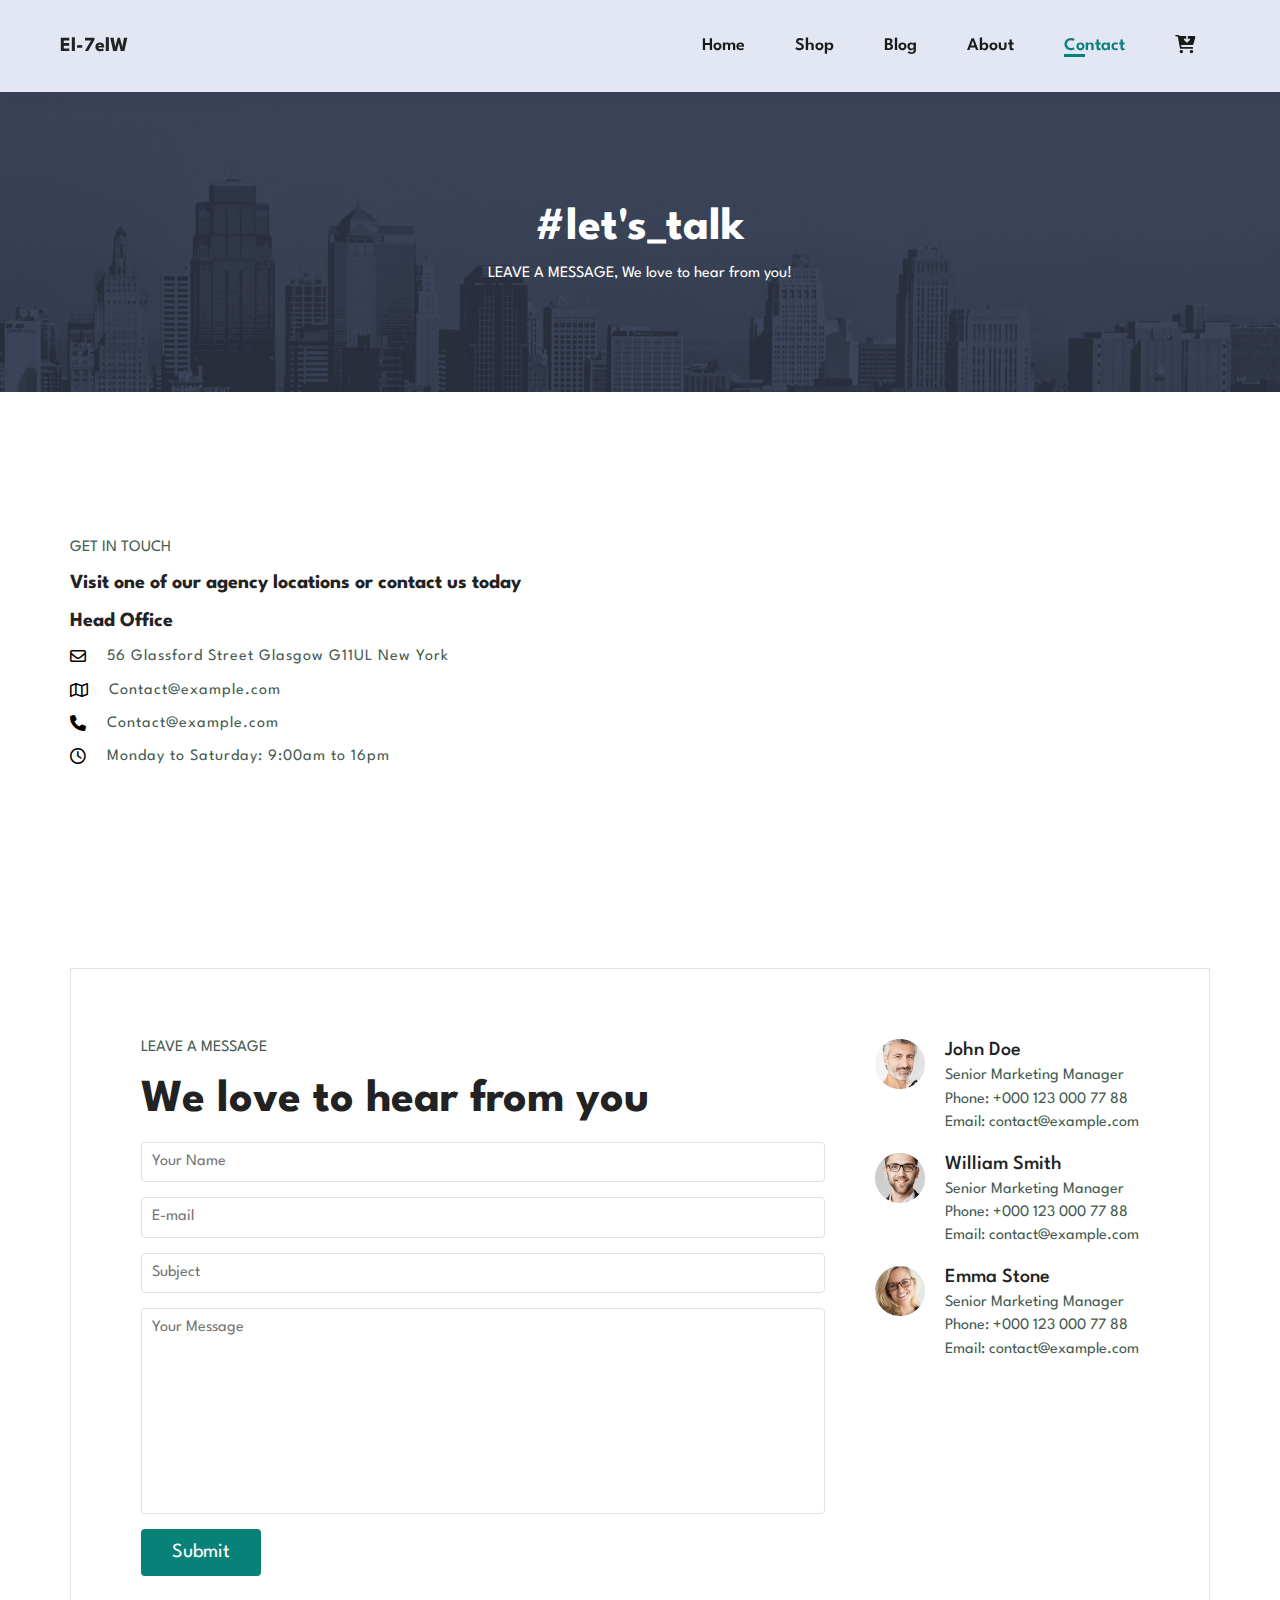
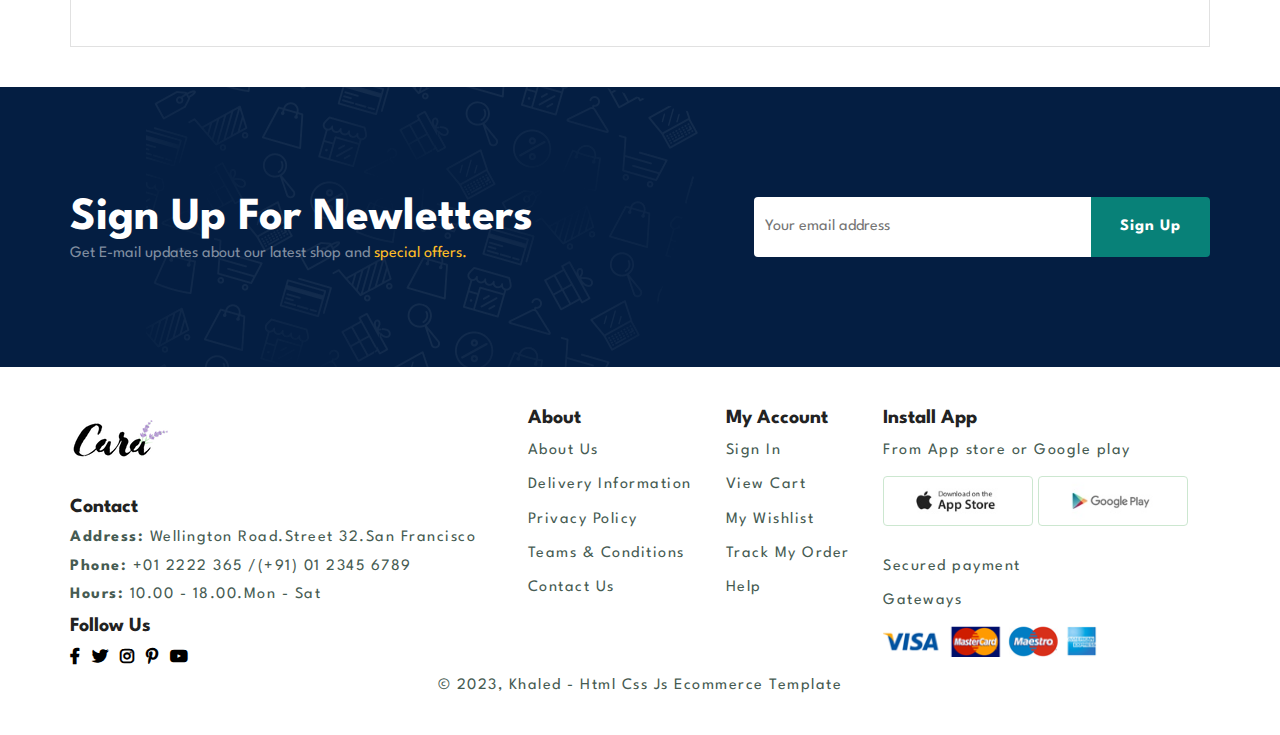
<file: contact.html>
<!DOCTYPE html>
<html lang="en">
<head>
    <meta charset="UTF-8">
    <meta http-equiv="X-UA-Compatible" content="IE=edge">
    <meta name="viewport" content="width=device-width, initial-scale=1.0">
    <link rel="preconnect" href="https://fonts.googleapis.com">
    <link rel="preconnect" href="https://fonts.gstatic.com" crossorigin>
    <link href="https://fonts.googleapis.com/css2?family=League+Spartan:wght@100;200;300;400;500;600;700;800;900&display=swap" rel="stylesheet">
    <link rel="stylesheet" href="css/all.min.css">
    <link rel="stylesheet" href="css/normalize.css">
    <link rel="stylesheet" href="css/style.css">
    <title>E-Commerce Project</title>
</head>
<body>
    <header>
        <!-- <div class="container"> -->
            <!-- <a href="#"><img src="images/logo.png" alt="logoImg"></a> -->
            <a href="#"><h4>El-7elW</h4></a>
            <ul>
                <li><a class="close" href="#"><div class="close"><i class="fa-solid fa-xmark"></i></div></a></li>
                <li><a href="index.html">Home</a></li>
                <li><a href="shop.html">Shop</a></li>
                <li><a href="blog.html">Blog</a></li>
                <li><a href="about.html">About</a></li>
                <li><a href="contact.html" class="active">Contact</a></li>
                <li><a id="last" href="cart.html"><i class="fa-solid fa-cart-arrow-down"></i></a></li>
            </ul>
            <div class="mobile">
                <i class="fa-solid fa-bars-staggered"></i>
                <!-- <a class="last" href="carts.html"><i class="fa-solid fa-cart-arrow-down"></i></a> -->
            </div>
        <!-- </div> -->
    </header>
    <section id="contact-landing" class="sub-landing">
        <!-- <div class="container"> -->
            <div class="sec-info">
                <h2>#let's_talk</h2>
                <p>LEAVE A MESSAGE, We love to hear from you!</p>
            </div>
        <!-- </div> -->
    </section>
    <section class="address section-p1">
        <div class="details">
            <p>GET IN TOUCH</p>
            <h4>Visit one of our agency locations or contact us today</h4>
            <h4>Head Office</h4>
            <div class="info">
                <div class="line">
                    <i class="fa-regular fa-envelope"></i>
                    <p>56 Glassford Street Glasgow G11UL New York</p>
                </div>
                <div class="line">
                    <i class="fa-regular fa-map"></i>
                    <p>Contact@example.com</p>
                </div>
                <div class="line">
                    <i class="fa-solid fa-phone"></i>
                    <p>Contact@example.com</p>
                </div>
                <div class="line">
                    <i class="fa-regular fa-clock"></i>
                    <p>Monday to Saturday: 9:00am to 16pm</p>
                </div>
            </div>
        </div>
        <div class="map">
            <iframe src="https://www.google.com/maps/embed?pb=!1m18!1m12!1m3!1d7220.343022625667!2d55.274348041094115!3d25.19743791084277!2m3!1f0!2f0!3f0!3m2!1i1024!2i768!4f13.1!3m3!1m2!1s0x3e5f682829c85c07%3A0xa5eda9fb3c93b69d!2sDubai%20Mall!5e0!3m2!1sen!2seg!4v1681399147100!5m2!1sen!2seg" width="600" height="450" style="border:0;" allowfullscreen="" loading="lazy" referrerpolicy="no-referrer-when-downgrade"></iframe>
        </div>
    </section>
    <section class="message section-p1">
        <div class="box">
            <div class="info">
                <p>LEAVE A MESSAGE</p>
                <h2>We love to hear from you</h2>
                <input type="text" name="" id="" placeholder="Your Name">
                <input type="email" name="" id="" placeholder="E-mail">
                <input type="text" name="" id="" placeholder="Subject">
                <textarea name="" id="" cols="30" rows="10" placeholder="Your Message"></textarea>
                <button>Submit</button>
            </div>
            <div class="people">

                <div class="per">
                    <img src="images/people/1.png" alt="img">
                    <div class="per-info">
                        <h4>John Doe</h4>
                        <p>Senior Marketing Manager</p>
                        <p>Phone: +000 123 000 77 88</p>
                        <p>Email: contact@example.com</p>
                    </div>
                </div>
                <div class="per">
                    <img src="images/people/2.png" alt="img">
                    <div class="per-info">
                        <h4>William Smith</h4>
                        <p>Senior Marketing Manager</p>
                        <p>Phone: +000 123 000 77 88</p>
                        <p>Email: contact@example.com</p>
                    </div>
                </div>
                <div class="per">
                    <img src="images/people/3.png" alt="img">
                    <div class="per-info">
                        <h4>Emma Stone</h4>
                        <p>Senior Marketing Manager</p>
                        <p>Phone: +000 123 000 77 88</p>
                        <p>Email: contact@example.com</p>
                    </div>
                </div>
            </div>
        </div>
    </section>
    <section id="signup-banner">
        <!-- <div class="container"> -->
               <div class="text">
                <h2>Sign Up For Newletters</h2>
                <p>Get E-mail updates about our latest shop and <span>special offers.</span></p>
               </div> 
               <div class="form">
                <input type="text" name="" id="" placeholder="Your email address">
                <button>Sign Up</button>
               </div>
        <!-- </div> -->
    </section>
    <footer class="section-p1">
        <!-- <div class="container"> -->
            <div class="content">
                    <div class="contact">
                        <a href="#"><img src="images/logo.png" alt="img" class="logo"></a>
                        <h4>Contact</h4>
                    <p><strong>Address:</strong> Wellington Road.Street 32.San Francisco</p>
                    <p><strong>Phone:</strong> +01 2222 365 /(+91) 01 2345 6789</p>
                    <p><strong>Hours:</strong> 10.00 - 18.00.Mon - Sat</p>
                    <h4>Follow Us</h4>
                    <div class="icons">
                        <i class="fa-brands fa-facebook-f"></i>
                        <i class="fa-brands fa-twitter"></i>
                        <i class="fa-brands fa-instagram"></i>
                        <i class="fa-brands fa-pinterest-p"></i>
                        <i class="fa-brands fa-youtube"></i>
                    </div>
                </div>
                <div class="col-2">
                    <div class=" col about">
                        <h4>About</h4>
                        <p>About Us</p>
                        <p>Delivery Information</p>
                        <p>Privacy Policy</p>
                        <p>Teams & Conditions</p>
                        <p>Contact Us</p>
                    </div>
                    <div class=" col account">
                        <h4>My Account</h4>
                        <p>Sign In</p>
                        <p>View Cart</p>
                        <p>My Wishlist</p>
                        <p>Track My Order</p>
                        <p>Help</p>
                    </div>
        
                    <div class="col app">
                        <h4>Install App</h4>
                        <p>From App store or Google play</p>
                        <div class="img">
                            <img src="images/pay/app.jpg" alt="img">
                            <img src="images/pay/play.jpg" alt="img">
                        </div>
                        <p>Secured payment</p>
                        <p>Gateways</p>
                        <img src="images/pay/pay.png" alt="img">
                    </div>
                </div>
            </div>
            <div class="copyright">
                <p>&copy; 2023, Khaled - Html Css Js Ecommerce Template</p>
            </div>
        <!-- </div> -->
    </footer>
    <script src="js/script.js"></script>
</body>
</html>
</file>
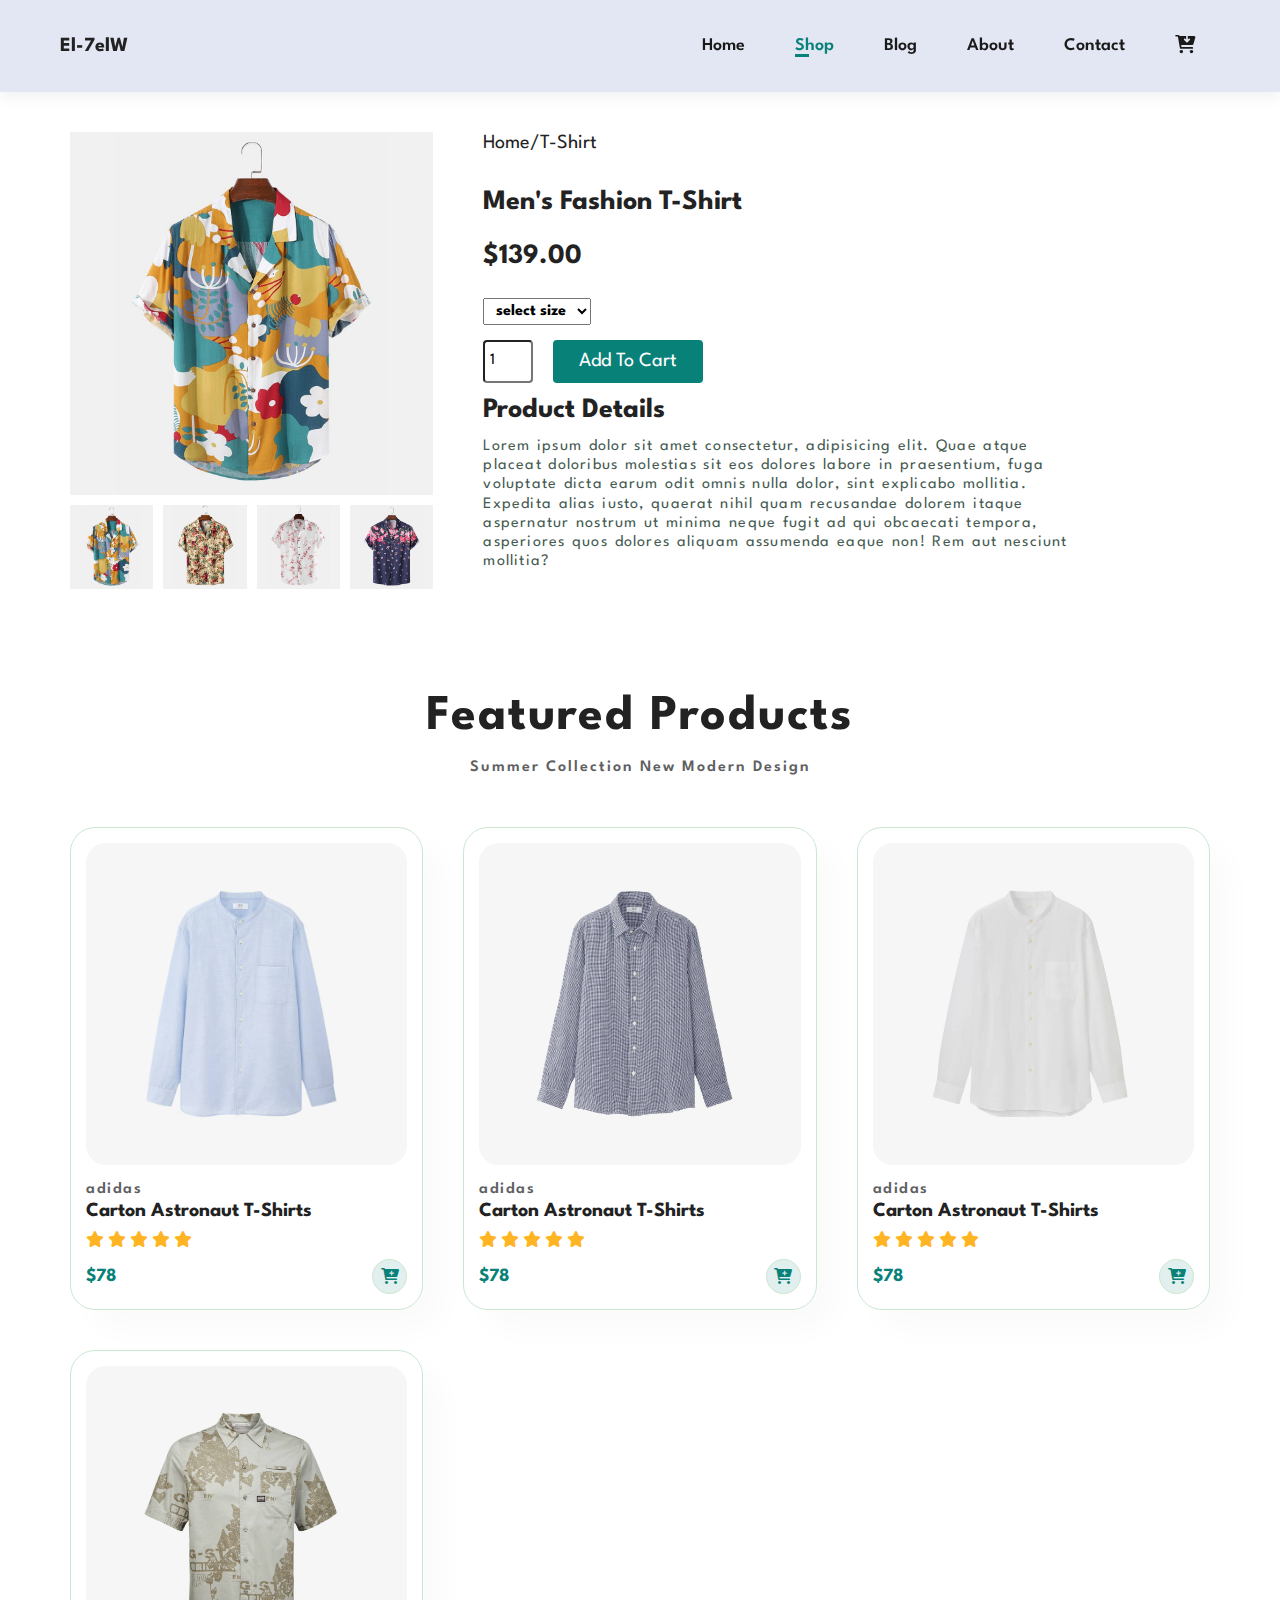
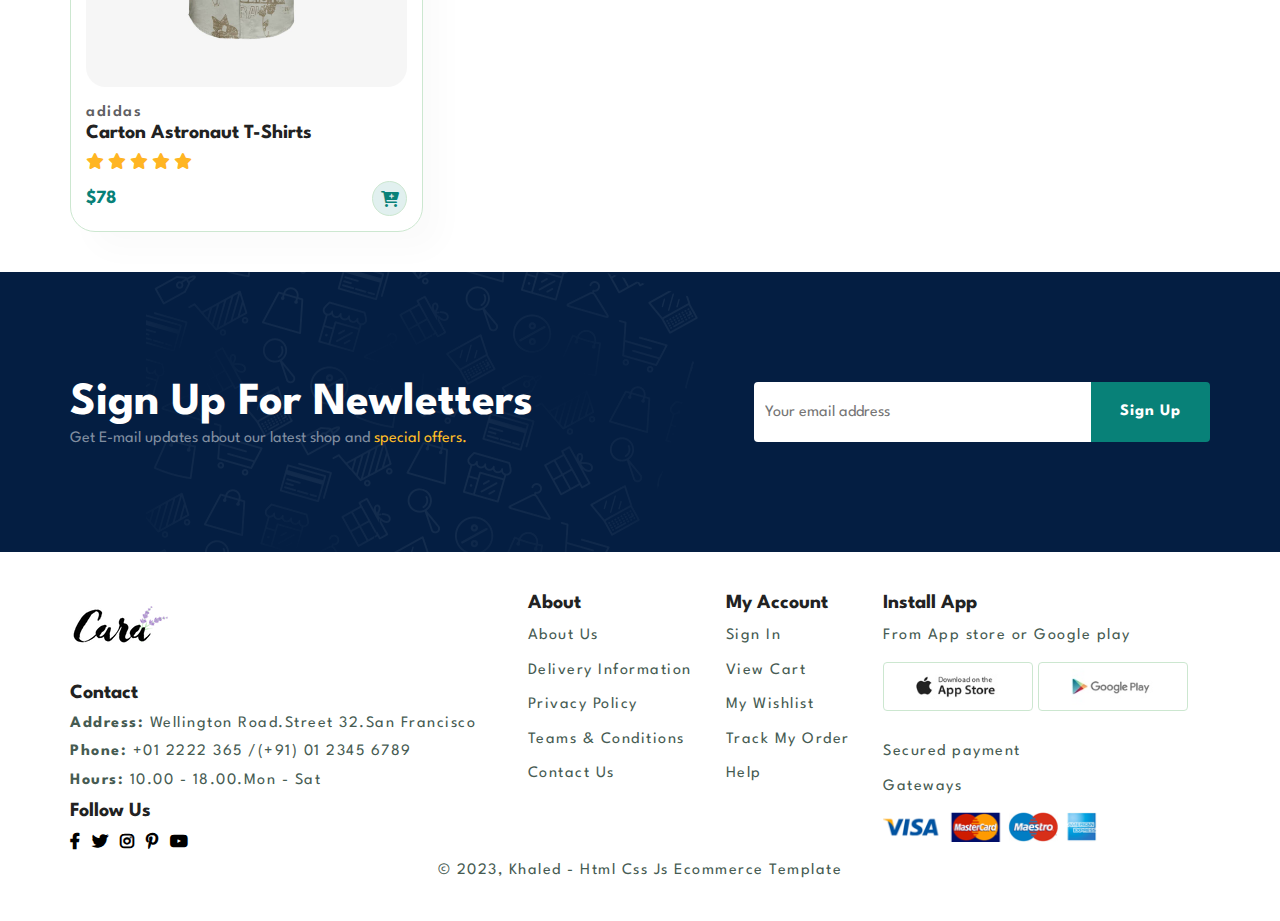
<file: productdetail.html>
<!DOCTYPE html>
<html lang="en">
<head>
    <meta charset="UTF-8">
    <meta http-equiv="X-UA-Compatible" content="IE=edge">
    <meta name="viewport" content="width=device-width, initial-scale=1.0">
    <link rel="preconnect" href="https://fonts.googleapis.com">
    <link rel="preconnect" href="https://fonts.gstatic.com" crossorigin>
    <link href="https://fonts.googleapis.com/css2?family=League+Spartan:wght@100;200;300;400;500;600;700;800;900&display=swap" rel="stylesheet">
    <link rel="stylesheet" href="css/all.min.css">
    <link rel="stylesheet" href="css/normalize.css">
    <link rel="stylesheet" href="css/style.css">
    <title>E-Commerce Project</title>
</head>
<body>
    <header>
        <!-- <div class="container"> -->
            <!-- <a href="#"><img src="images/logo.png" alt="logoImg"></a> -->
            <a href="#"><h4>El-7elW</h4></a>
            <ul>
                <li><a class="close" href="#"><div class="close"><i class="fa-solid fa-xmark"></i></div></a></li>
                <li><a href="index.html">Home</a></li>
                <li><a href="shop.html" class="active">Shop</a></li>
                <li><a href="blog.html">Blog</a></li>
                <li><a href="about.html">About</a></li>
                <li><a href="contact.html">Contact</a></li>
                <li><a id="last" href="cart.html"><i class="fa-solid fa-cart-arrow-down"></i></a></li>
            </ul>
            <div class="mobile">
                <i class="fa-solid fa-bars-staggered"></i>
                <!-- <a class="last" href="carts.html"><i class="fa-solid fa-cart-arrow-down"></i></a> -->
            </div>
        <!-- </div> -->
    </header>
    <section class="product section-p1">
        <div class="details">
            <div class="product-imgs">
                <img src="images/products/f1.jpg" alt="img" id="mainImg">
                <div class="related">
                    <div>
                        <img src="images/products/f1.jpg" alt="img">
                    </div>
                    <div>
                        <img src="images/products/f3.jpg" alt="img">
                    </div>
                    <div>
                        <img src="images/products/f4.jpg" alt="img">
                    </div>
                    <div>
                        <img src="images/products/f5.jpg" alt="img">
                    </div>
                </div>
            </div>
            <div class="product-info">
                <h4>Home/T-Shirt</h4>
                <h2>Men's Fashion T-Shirt</h2>
                <h2>$139.00</h2>
                <select name="size" id="">
                    <option value="sm" hidden><p>select size</p></option>
                    <option value="sm">sm</option>
                    <option value="l">L</option>
                    <option value="xl">XL</option>
                </select>
                <div class="count">
                    <input type="number" name="count" id="" value="1">
                    <button>Add To Cart</button>
                </div>
                <div class="product-desc">
                    <h2>Product Details</h2>
                    <p>
                        Lorem ipsum dolor sit amet consectetur, adipisicing elit. Quae atque placeat doloribus molestias sit eos dolores labore in praesentium, fuga voluptate dicta earum odit omnis nulla dolor, sint explicabo mollitia.
                        Expedita alias iusto, quaerat nihil quam recusandae dolorem itaque aspernatur nostrum ut minima neque fugit ad qui obcaecati tempora, asperiores quos dolores aliquam assumenda eaque non! Rem aut nesciunt mollitia?
                    </p>
                </div>
            </div>
        </div>
    </section>
    <section id="arrivals" class="products section-p1">
        <!-- <div class="container"> -->
            <div class="sec-heading">
                <h1>Featured Products</h1>
                <p>Summer Collection New Modern Design</p>
            </div>
            <div class="products-box">
                <div class="item">
                    <img src="images/products/n1.jpg" alt="img">
                    <p>adidas</p>
                    <h4>Carton Astronaut T-Shirts</h4>
                    <div class="rate">
                        <i class="fa-solid fa-star"></i>
                        <i class="fa-solid fa-star"></i>
                        <i class="fa-solid fa-star"></i>
                        <i class="fa-solid fa-star"></i>
                        <i class="fa-solid fa-star"></i>
                    </div>
                    <div class="price">
                        <h3>$78</h3>
                        <i class="fa-solid fa-cart-plus"></i>
                    </div>
                </div>
                <div class="item">
                    <img src="images/products/n2.jpg" alt="img">
                    <p>adidas</p>
                    <h4>Carton Astronaut T-Shirts</h4>
                    <div class="rate">
                        <i class="fa-solid fa-star"></i>
                        <i class="fa-solid fa-star"></i>
                        <i class="fa-solid fa-star"></i>
                        <i class="fa-solid fa-star"></i>
                        <i class="fa-solid fa-star"></i>
                    </div>
                    <div class="price">
                        <h3>$78</h3>
                        <i class="fa-solid fa-cart-plus"></i>
                    </div>
                </div>
                <div class="item">
                    <img src="images/products/n3.jpg" alt="img">
                    <p>adidas</p>
                    <h4>Carton Astronaut T-Shirts</h4>
                    <div class="rate">
                        <i class="fa-solid fa-star"></i>
                        <i class="fa-solid fa-star"></i>
                        <i class="fa-solid fa-star"></i>
                        <i class="fa-solid fa-star"></i>
                        <i class="fa-solid fa-star"></i>
                    </div>
                    <div class="price">
                        <h3>$78</h3>
                        <i class="fa-solid fa-cart-plus"></i>
                    </div>
                </div>
                <div class="item">
                    <img src="images/products/n4.jpg" alt="img">
                    <p>adidas</p>
                    <h4>Carton Astronaut T-Shirts</h4>
                    <div class="rate">
                        <i class="fa-solid fa-star"></i>
                        <i class="fa-solid fa-star"></i>
                        <i class="fa-solid fa-star"></i>
                        <i class="fa-solid fa-star"></i>
                        <i class="fa-solid fa-star"></i>
                    </div>
                    <div class="price">
                        <h3>$78</h3>
                        <i class="fa-solid fa-cart-plus"></i>
                    </div>
                </div>
            </div>
        <!-- </div> -->
    </section>

    <section id="signup-banner">
        <!-- <div class="container"> -->
               <div class="text">
                <h2>Sign Up For Newletters</h2>
                <p>Get E-mail updates about our latest shop and <span>special offers.</span></p>
               </div> 
               <div class="form">
                <input type="text" name="" id="" placeholder="Your email address">
                <button>Sign Up</button>
               </div>
        <!-- </div> -->
    </section>
    <footer class="section-p1">
        <!-- <div class="container"> -->
            <div class="content">
                    <div class="contact">
                        <a href="#"><img src="images/logo.png" alt="img" class="logo"></a>
                        <h4>Contact</h4>
                    <p><strong>Address:</strong> Wellington Road.Street 32.San Francisco</p>
                    <p><strong>Phone:</strong> +01 2222 365 /(+91) 01 2345 6789</p>
                    <p><strong>Hours:</strong> 10.00 - 18.00.Mon - Sat</p>
                    <h4>Follow Us</h4>
                    <div class="icons">
                        <i class="fa-brands fa-facebook-f"></i>
                        <i class="fa-brands fa-twitter"></i>
                        <i class="fa-brands fa-instagram"></i>
                        <i class="fa-brands fa-pinterest-p"></i>
                        <i class="fa-brands fa-youtube"></i>
                    </div>
                </div>
                <div class="col-2">
                    <div class=" col about">
                        <h4>About</h4>
                        <p>About Us</p>
                        <p>Delivery Information</p>
                        <p>Privacy Policy</p>
                        <p>Teams & Conditions</p>
                        <p>Contact Us</p>
                    </div>
                    <div class=" col account">
                        <h4>My Account</h4>
                        <p>Sign In</p>
                        <p>View Cart</p>
                        <p>My Wishlist</p>
                        <p>Track My Order</p>
                        <p>Help</p>
                    </div>
        
                    <div class="col app">
                        <h4>Install App</h4>
                        <p>From App store or Google play</p>
                        <div class="img">
                            <img src="images/pay/app.jpg" alt="img">
                            <img src="images/pay/play.jpg" alt="img">
                        </div>
                        <p>Secured payment</p>
                        <p>Gateways</p>
                        <img src="images/pay/pay.png" alt="img">
                    </div>
                </div>
            </div>
            <div class="copyright">
                <p>&copy; 2023, Khaled - Html Css Js Ecommerce Template</p>
            </div>
        <!-- </div> -->
    </footer>
    <script src="js/script.js"></script>
</body>
</html>
</file>
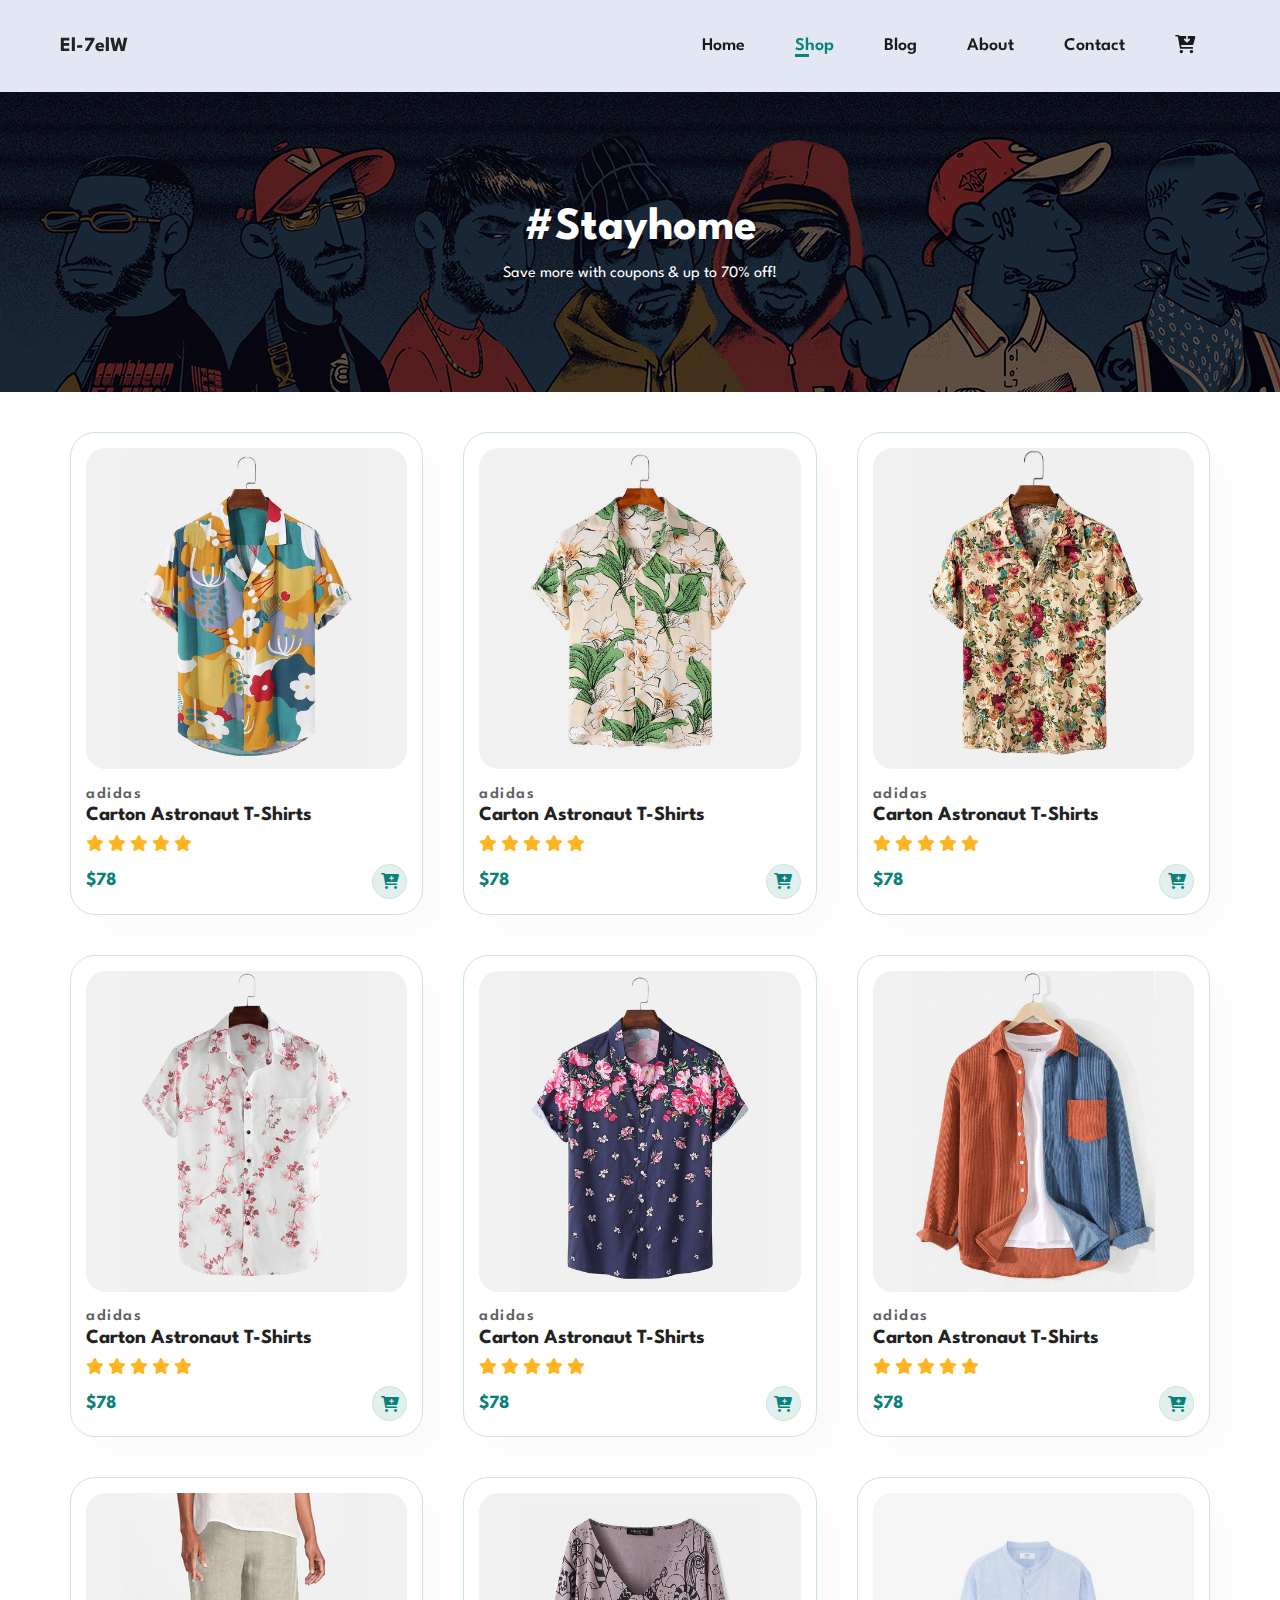
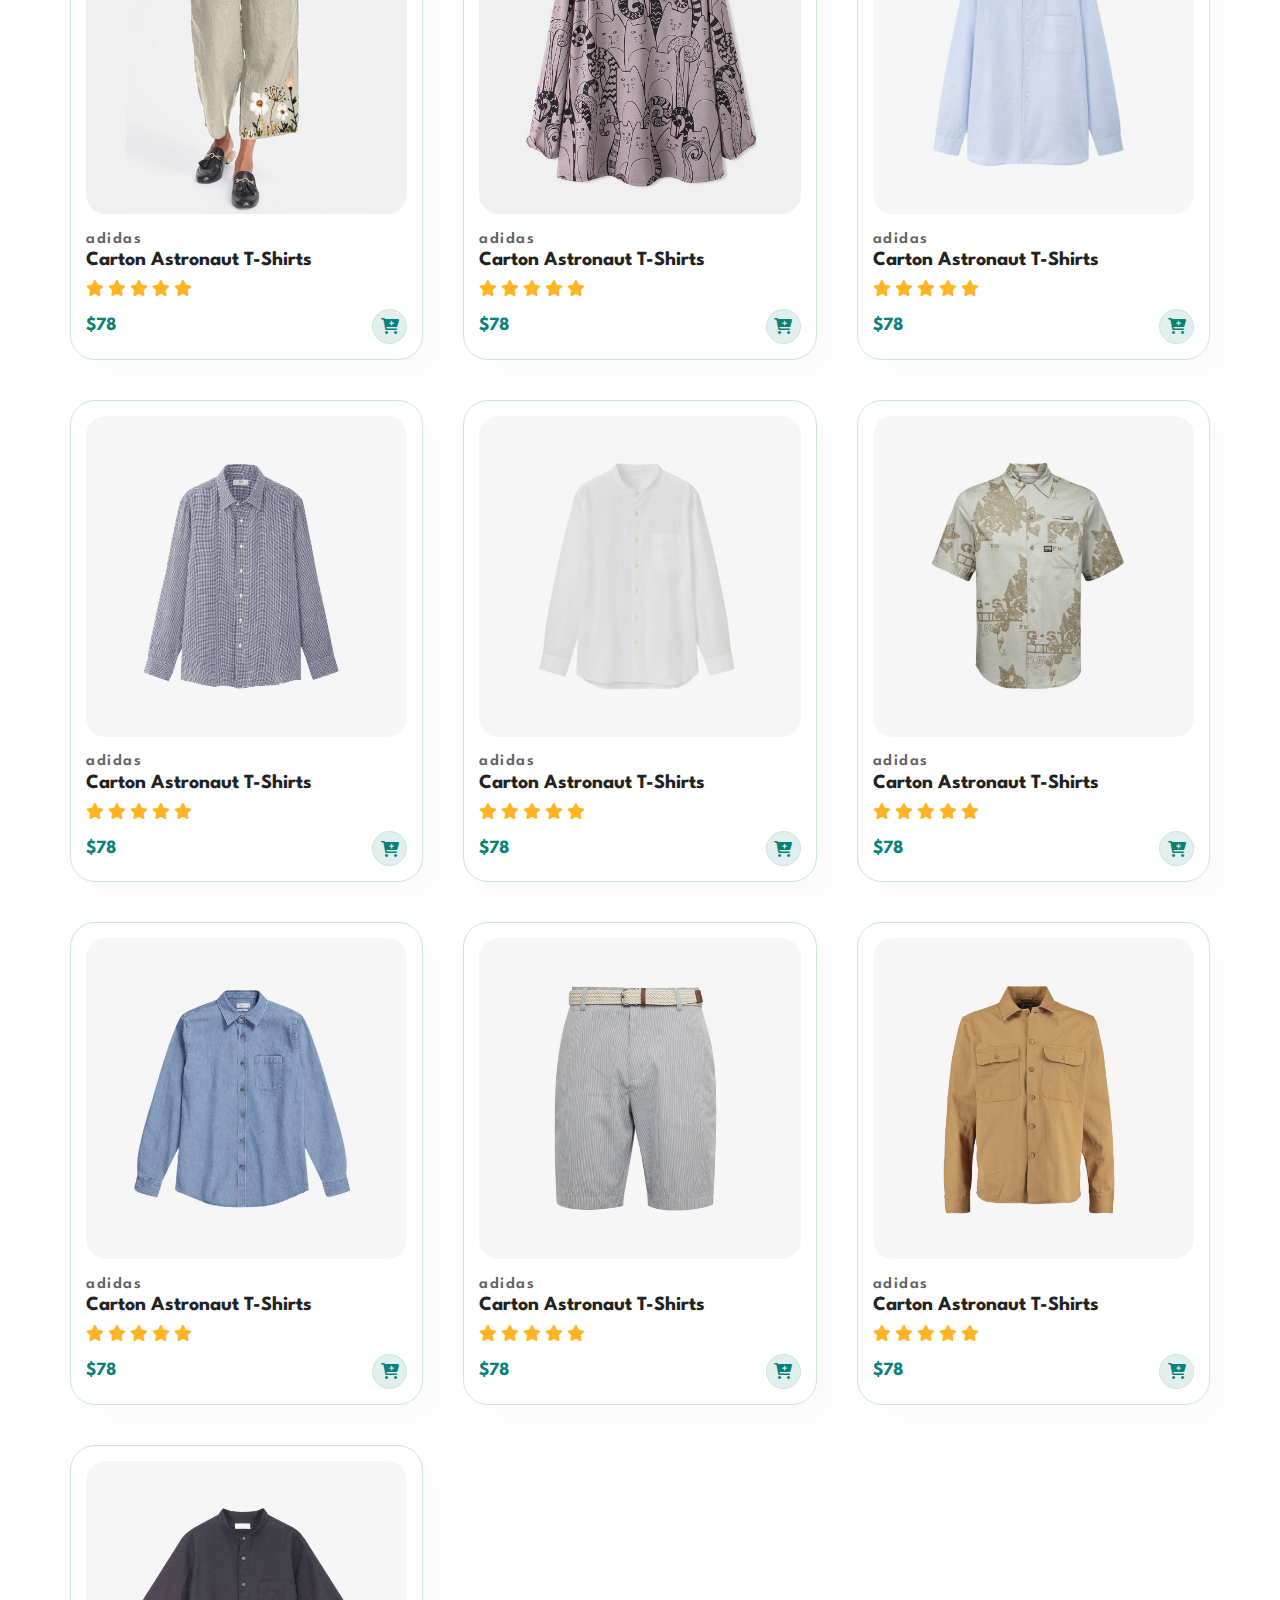
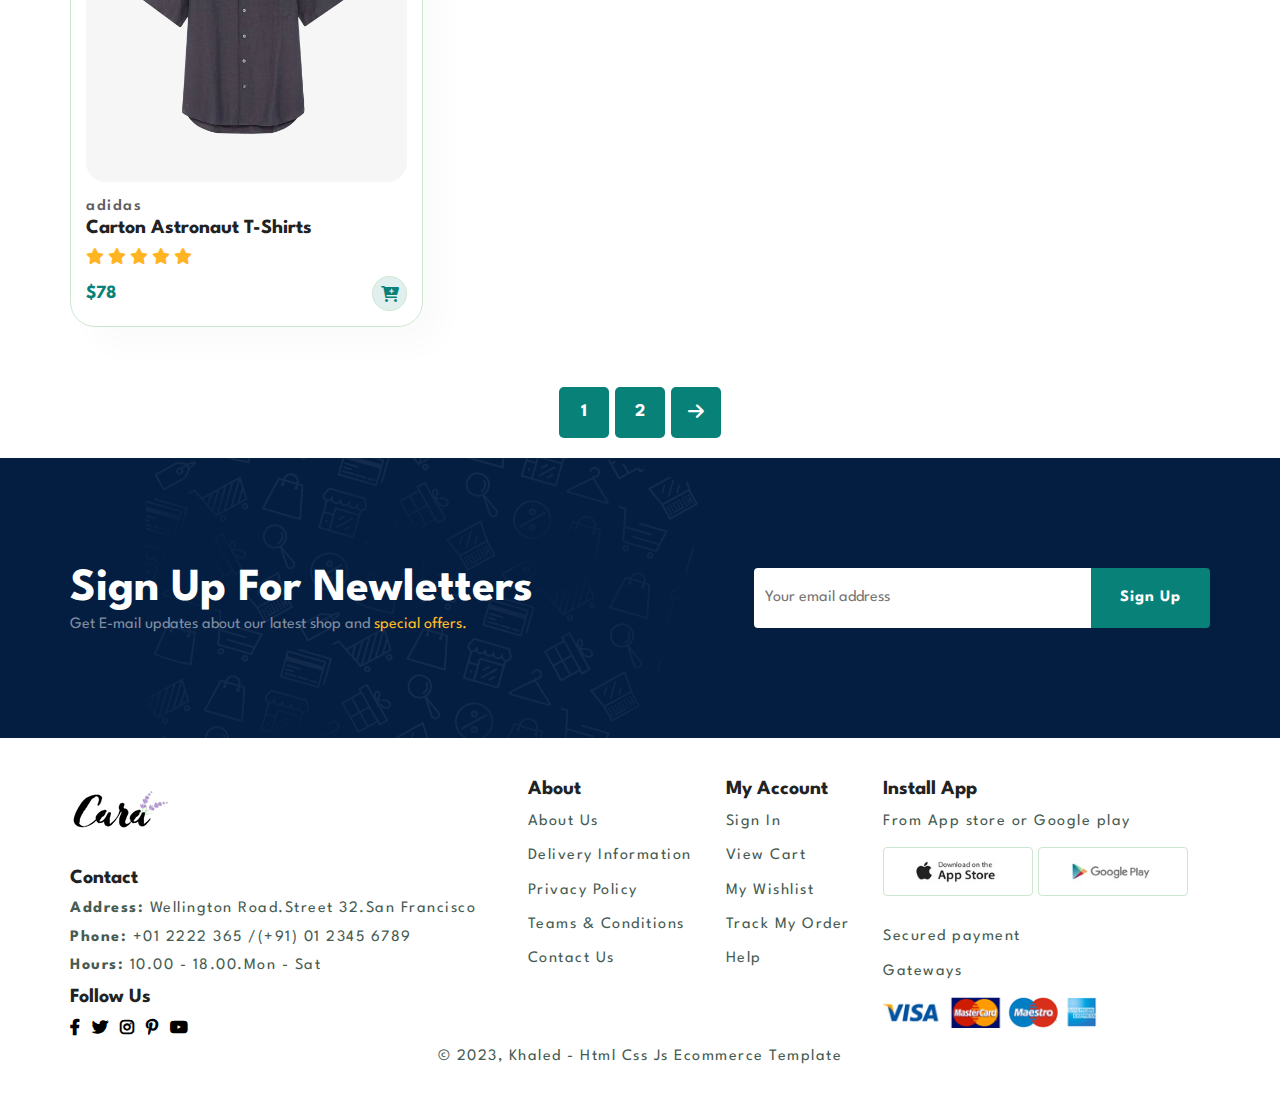
<file: shop.html>
<!DOCTYPE html>
<html lang="en">
<head>
    <meta charset="UTF-8">
    <meta http-equiv="X-UA-Compatible" content="IE=edge">
    <meta name="viewport" content="width=device-width, initial-scale=1.0">
    <link rel="preconnect" href="https://fonts.googleapis.com">
    <link rel="preconnect" href="https://fonts.gstatic.com" crossorigin>
    <link href="https://fonts.googleapis.com/css2?family=League+Spartan:wght@100;200;300;400;500;600;700;800;900&display=swap" rel="stylesheet">
    <link rel="stylesheet" href="css/all.min.css">
    <link rel="stylesheet" href="css/normalize.css">
    <link rel="stylesheet" href="css/style.css">
    <title>E-Commerce Project</title>
</head>
<body>
    <header>
        <!-- <div class="container"> -->
            <!-- <a href="#"><img src="images/logo.png" alt="logoImg"></a> -->
            <a href="#"><h4>El-7elW</h4></a>
            <ul>
                <li><a class="close" href="#"><div class="close"><i class="fa-solid fa-xmark"></i></div></a></li>
                <li><a href="index.html">Home</a></li>
                <li><a href="shop.html" class="active">Shop</a></li>
                <li><a href="blog.html">Blog</a></li>
                <li><a href="about.html">About</a></li>
                <li><a href="contact.html">Contact</a></li>
                <li><a id="last" href="cart.html"><i class="fa-solid fa-cart-arrow-down"></i></a></li>
            </ul>
            <div class="mobile">
                <i class="fa-solid fa-bars-staggered"></i>
                <!-- <a class="last" href="carts.html"><i class="fa-solid fa-cart-arrow-down"></i></a> -->
            </div>
        <!-- </div> -->
    </header>
    <section id="shop-landing" class="sub-landing">
        <!-- <div class="container"> -->
            <div class="sec-info">
                <h2>#Stayhome</h2>
                <p>Save more with coupons & up to 70% off!</p>
            </div>
        <!-- </div> -->
    </section>
    <section id="features" class="products shop-pro section-p1">
        <!-- <div class="container"> -->
            <div class="products-box">
                <div class="item">
                    <img src="images/products/f1.jpg" alt="img">
                    <p>adidas</p>
                    <h4>Carton Astronaut T-Shirts</h4>
                    <div class="rate">
                        <i class="fa-solid fa-star"></i>
                        <i class="fa-solid fa-star"></i>
                        <i class="fa-solid fa-star"></i>
                        <i class="fa-solid fa-star"></i>
                        <i class="fa-solid fa-star"></i>
                    </div>
                    <div class="price">
                        <h3>$78</h3>
                        <i class="fa-solid fa-cart-plus"></i>
                    </div>
                </div>
                <div class="item">
                    <img src="images/products/f2.jpg" alt="img">
                    <p>adidas</p>
                    <h4>Carton Astronaut T-Shirts</h4>
                    <div class="rate">
                        <i class="fa-solid fa-star"></i>
                        <i class="fa-solid fa-star"></i>
                        <i class="fa-solid fa-star"></i>
                        <i class="fa-solid fa-star"></i>
                        <i class="fa-solid fa-star"></i>
                    </div>
                    <div class="price">
                        <h3>$78</h3>
                        <i class="fa-solid fa-cart-plus"></i>
                    </div>
                </div>
                <div class="item">
                    <img src="images/products/f3.jpg" alt="img">
                    <p>adidas</p>
                    <h4>Carton Astronaut T-Shirts</h4>
                    <div class="rate">
                        <i class="fa-solid fa-star"></i>
                        <i class="fa-solid fa-star"></i>
                        <i class="fa-solid fa-star"></i>
                        <i class="fa-solid fa-star"></i>
                        <i class="fa-solid fa-star"></i>
                    </div>
                    <div class="price">
                        <h3>$78</h3>
                        <i class="fa-solid fa-cart-plus"></i>
                    </div>
                </div>
                <div class="item">
                    <img src="images/products/f4.jpg" alt="img">
                    <p>adidas</p>
                    <h4>Carton Astronaut T-Shirts</h4>
                    <div class="rate">
                        <i class="fa-solid fa-star"></i>
                        <i class="fa-solid fa-star"></i>
                        <i class="fa-solid fa-star"></i>
                        <i class="fa-solid fa-star"></i>
                        <i class="fa-solid fa-star"></i>
                    </div>
                    <div class="price">
                        <h3>$78</h3>
                        <i class="fa-solid fa-cart-plus"></i>
                    </div>
                </div>
                <div class="item">
                    <img src="images/products/f5.jpg" alt="img">
                    <p>adidas</p>
                    <h4>Carton Astronaut T-Shirts</h4>
                    <div class="rate">
                        <i class="fa-solid fa-star"></i>
                        <i class="fa-solid fa-star"></i>
                        <i class="fa-solid fa-star"></i>
                        <i class="fa-solid fa-star"></i>
                        <i class="fa-solid fa-star"></i>
                    </div>
                    <div class="price">
                        <h3>$78</h3>
                        <i class="fa-solid fa-cart-plus"></i>
                    </div>
                </div>
                <div class="item">
                    <img src="images/products/f6.jpg" alt="img">
                    <p>adidas</p>
                    <h4>Carton Astronaut T-Shirts</h4>
                    <div class="rate">
                        <i class="fa-solid fa-star"></i>
                        <i class="fa-solid fa-star"></i>
                        <i class="fa-solid fa-star"></i>
                        <i class="fa-solid fa-star"></i>
                        <i class="fa-solid fa-star"></i>
                    </div>
                    <div class="price">
                        <h3>$78</h3>
                        <i class="fa-solid fa-cart-plus"></i>
                    </div>
                </div>
                <div class="item">
                    <img src="images/products/f7.jpg" alt="img">
                    <p>adidas</p>
                    <h4>Carton Astronaut T-Shirts</h4>
                    <div class="rate">
                        <i class="fa-solid fa-star"></i>
                        <i class="fa-solid fa-star"></i>
                        <i class="fa-solid fa-star"></i>
                        <i class="fa-solid fa-star"></i>
                        <i class="fa-solid fa-star"></i>
                    </div>
                    <div class="price">
                        <h3>$78</h3>
                        <i class="fa-solid fa-cart-plus"></i>
                    </div>
                </div>
                <div class="item">
                    <img src="images/products/f8.jpg" alt="img">
                    <p>adidas</p>
                    <h4>Carton Astronaut T-Shirts</h4>
                    <div class="rate">
                        <i class="fa-solid fa-star"></i>
                        <i class="fa-solid fa-star"></i>
                        <i class="fa-solid fa-star"></i>
                        <i class="fa-solid fa-star"></i>
                        <i class="fa-solid fa-star"></i>
                    </div>
                    <div class="price">
                        <h3>$78</h3>
                        <i class="fa-solid fa-cart-plus"></i>
                    </div>
                </div>
                <div class="item">
                    <img src="images/products/n1.jpg" alt="img">
                    <p>adidas</p>
                    <h4>Carton Astronaut T-Shirts</h4>
                    <div class="rate">
                        <i class="fa-solid fa-star"></i>
                        <i class="fa-solid fa-star"></i>
                        <i class="fa-solid fa-star"></i>
                        <i class="fa-solid fa-star"></i>
                        <i class="fa-solid fa-star"></i>
                    </div>
                    <div class="price">
                        <h3>$78</h3>
                        <i class="fa-solid fa-cart-plus"></i>
                    </div>
                </div>
                <div class="item">
                    <img src="images/products/n2.jpg" alt="img">
                    <p>adidas</p>
                    <h4>Carton Astronaut T-Shirts</h4>
                    <div class="rate">
                        <i class="fa-solid fa-star"></i>
                        <i class="fa-solid fa-star"></i>
                        <i class="fa-solid fa-star"></i>
                        <i class="fa-solid fa-star"></i>
                        <i class="fa-solid fa-star"></i>
                    </div>
                    <div class="price">
                        <h3>$78</h3>
                        <i class="fa-solid fa-cart-plus"></i>
                    </div>
                </div>
                <div class="item">
                    <img src="images/products/n3.jpg" alt="img">
                    <p>adidas</p>
                    <h4>Carton Astronaut T-Shirts</h4>
                    <div class="rate">
                        <i class="fa-solid fa-star"></i>
                        <i class="fa-solid fa-star"></i>
                        <i class="fa-solid fa-star"></i>
                        <i class="fa-solid fa-star"></i>
                        <i class="fa-solid fa-star"></i>
                    </div>
                    <div class="price">
                        <h3>$78</h3>
                        <i class="fa-solid fa-cart-plus"></i>
                    </div>
                </div>
                <div class="item">
                    <img src="images/products/n4.jpg" alt="img">
                    <p>adidas</p>
                    <h4>Carton Astronaut T-Shirts</h4>
                    <div class="rate">
                        <i class="fa-solid fa-star"></i>
                        <i class="fa-solid fa-star"></i>
                        <i class="fa-solid fa-star"></i>
                        <i class="fa-solid fa-star"></i>
                        <i class="fa-solid fa-star"></i>
                    </div>
                    <div class="price">
                        <h3>$78</h3>
                        <i class="fa-solid fa-cart-plus"></i>
                    </div>
                </div>
                <div class="item">
                    <img src="images/products/n5.jpg" alt="img">
                    <p>adidas</p>
                    <h4>Carton Astronaut T-Shirts</h4>
                    <div class="rate">
                        <i class="fa-solid fa-star"></i>
                        <i class="fa-solid fa-star"></i>
                        <i class="fa-solid fa-star"></i>
                        <i class="fa-solid fa-star"></i>
                        <i class="fa-solid fa-star"></i>
                    </div>
                    <div class="price">
                        <h3>$78</h3>
                        <i class="fa-solid fa-cart-plus"></i>
                    </div>
                </div>
                <div class="item">
                    <img src="images/products/n6.jpg" alt="img">
                    <p>adidas</p>
                    <h4>Carton Astronaut T-Shirts</h4>
                    <div class="rate">
                        <i class="fa-solid fa-star"></i>
                        <i class="fa-solid fa-star"></i>
                        <i class="fa-solid fa-star"></i>
                        <i class="fa-solid fa-star"></i>
                        <i class="fa-solid fa-star"></i>
                    </div>
                    <div class="price">
                        <h3>$78</h3>
                        <i class="fa-solid fa-cart-plus"></i>
                    </div>
                </div>
                <div class="item">
                    <img src="images/products/n7.jpg" alt="img">
                    <p>adidas</p>
                    <h4>Carton Astronaut T-Shirts</h4>
                    <div class="rate">
                        <i class="fa-solid fa-star"></i>
                        <i class="fa-solid fa-star"></i>
                        <i class="fa-solid fa-star"></i>
                        <i class="fa-solid fa-star"></i>
                        <i class="fa-solid fa-star"></i>
                    </div>
                    <div class="price">
                        <h3>$78</h3>
                        <i class="fa-solid fa-cart-plus"></i>
                    </div>
                </div>
                <div class="item">
                    <img src="images/products/n8.jpg" alt="img">
                    <p>adidas</p>
                    <h4>Carton Astronaut T-Shirts</h4>
                    <div class="rate">
                        <i class="fa-solid fa-star"></i>
                        <i class="fa-solid fa-star"></i>
                        <i class="fa-solid fa-star"></i>
                        <i class="fa-solid fa-star"></i>
                        <i class="fa-solid fa-star"></i>
                    </div>
                    <div class="price">
                        <h3>$78</h3>
                        <i class="fa-solid fa-cart-plus"></i>
                    </div>
                </div>
            </div>
        <!-- </div> -->
    </section>
    <section id="pagination">
        <div>
            <a href="#">1</a>
            <a href="#">2</a>
            <a href="#"><i class="fa-solid fa-arrow-right"></i></a>
        </div>
    </section>
    <section id="signup-banner">
        <!-- <div class="container"> -->
               <div class="text">
                <h2>Sign Up For Newletters</h2>
                <p>Get E-mail updates about our latest shop and <span>special offers.</span></p>
               </div> 
               <div class="form">
                <input type="text" name="" id="" placeholder="Your email address">
                <button>Sign Up</button>
               </div>
        <!-- </div> -->
    </section>
    <footer class="section-p1">
        <!-- <div class="container"> -->
            <div class="content">
                    <div class="contact">
                        <a href="#"><img src="images/logo.png" alt="img" class="logo"></a>
                        <h4>Contact</h4>
                    <p><strong>Address:</strong> Wellington Road.Street 32.San Francisco</p>
                    <p><strong>Phone:</strong> +01 2222 365 /(+91) 01 2345 6789</p>
                    <p><strong>Hours:</strong> 10.00 - 18.00.Mon - Sat</p>
                    <h4>Follow Us</h4>
                    <div class="icons">
                        <i class="fa-brands fa-facebook-f"></i>
                        <i class="fa-brands fa-twitter"></i>
                        <i class="fa-brands fa-instagram"></i>
                        <i class="fa-brands fa-pinterest-p"></i>
                        <i class="fa-brands fa-youtube"></i>
                    </div>
                </div>
                <div class="col-2">
                    <div class=" col about">
                        <h4>About</h4>
                        <p>About Us</p>
                        <p>Delivery Information</p>
                        <p>Privacy Policy</p>
                        <p>Teams & Conditions</p>
                        <p>Contact Us</p>
                    </div>
                    <div class=" col account">
                        <h4>My Account</h4>
                        <p>Sign In</p>
                        <p>View Cart</p>
                        <p>My Wishlist</p>
                        <p>Track My Order</p>
                        <p>Help</p>
                    </div>
        
                    <div class="col app">
                        <h4>Install App</h4>
                        <p>From App store or Google play</p>
                        <div class="img">
                            <img src="images/pay/app.jpg" alt="img">
                            <img src="images/pay/play.jpg" alt="img">
                        </div>
                        <p>Secured payment</p>
                        <p>Gateways</p>
                        <img src="images/pay/pay.png" alt="img">
                    </div>
                </div>
            </div>
            <div class="copyright">
                <p>&copy; 2023, Khaled - Html Css Js Ecommerce Template</p>
            </div>
        <!-- </div> -->
    </footer>
    <script src="js/script.js"></script>
</body>
</html>
</file>
<file: css/style.css>
:root{
    --styleFont:#088178;
    --mainTrans:0.4s;
    --secPadding:80px 70px;
    --paraColor:#465b52;
    --border-color:#cce7d0;
}
*{
    margin: 0;
    padding: 0;
    box-sizing: border-box;
}
body{
    font-family: 'League Spartan', sans-serif;
    position: relative;
}
/* section{
    padding:var(--secPadding);
} */
.section-p1{
    padding: 40px 70px;
}
.section-p2{
    padding: 0 70px;
}
h1{
    font-size: 50px;
    line-height: 64px;
    color: #222;
}
h2{
    font-size: 46px;
    line-height: 54px;
    color: #222;
}
h6{
    font-weight: 700;
    font-size: 12px;
}
h4{
    font-size: 20px;
    color: #222;
}
p{
    font-size: 16px;
    color: var(--paraColor);
}
a{
    text-decoration: none;
}
ul{
    list-style: none;
}



/* start header */
header{
    display: flex;
    justify-content: space-between;
    align-items: center;
    padding: 15px 60px;
    background-color: #E3E6F3;
    box-shadow: 0 5px 15px rgba(0,0,0,0.06);
    z-index: 999;
    position: sticky;
    width: 100%;
    top: 0;
    left: 0;
    height: 92px;
}
header ul{
    display: flex;
    justify-content: space-between;
    align-items: center;
    transition: var(--mainTrans);

}
header ul.active{
    right: 0;
}
header .mobile{
    display: none;
    cursor: pointer;
    transition: var(--mainTrans);
}
header .close{
    display: none;
    cursor: pointer;
    transition: var(--mainTrans);
}
header ul li{
    padding: 0 25px;
}
header ul li a{
    font-size: 18px;
    font-weight: 600;
    color: #1a1a1a;
    transition: 0.4s;
    position: relative;
}
header ul li a:hover,
header .mobile i:hover,
header ul li a.active{
    color: var(--styleFont);
}
header ul li a.active:not(#last,.close)::before,
header ul li a:not(#last,.close):hover::before{
    content: "";
    position: absolute;
    bottom: -3px;
    left: 0;
    width: 35%;
    height: 3px;
    background-color: var(--styleFont);
    transition: var(--mainTrans);
}
/* landing */
#main-landing{
    background-image: url("../images/hero4.png");
    background-repeat: no-repeat;
    background-size: cover;
    min-height: 100vh;
    position: relative;
}
#main-landing .sec-info{
    position: absolute;
    top: 50%;
    transform: translateY(-50%);
    /* padding-left: 70px; */
    letter-spacing: 2px;
}
#main-landing .sec-info h2:nth-of-type(2){
    color: var(--styleFont);
}
#main-landing .sec-info p{
    margin: 12px 0;
}
#main-landing .sec-info button{
    background-image: url("../images/button.png");
    background-repeat: no-repeat;
    background-position: center left;
    border: none;
    padding: 15px 80px 15px 65px;
    background-color: transparent;
    font-size: 18px;
    font-weight: bold;
    color: var(--styleFont);
    cursor: pointer;
}
/* prefeatures */
#prefeatures{
    display: grid;
    grid-template-columns: repeat(auto-fill,200px);
    /* align-items: center; */
    justify-content: center;
}
#prefeatures .preFeatureItem{
    padding: 35px 15px;
    box-shadow: 20px 20px 34px rgba(0,0,0,0.03);
    text-align: center;
    border: 1px solid var(--border-color);
    border-radius: 5px;
    transition: var(--mainTrans);
    margin: 20px 12px;
}
#prefeatures .preFeatureItem:hover{
    box-shadow: 10px 10px 54px rgba(70,62,221,0.1);
}
#prefeatures .preFeatureItem img{
    margin-bottom: 15px;
    max-width: 100%;
}
#prefeatures .preFeatureItem h4{
    padding: 4px 18px ;
    width: fit-content;
    background-color: #fddde4;
    color: var(--styleFont);
    font-weight: normal;
    margin: auto;
}
#prefeatures .preFeatureItem:nth-child(2) h4{
    background-color: #cdebbc;
}
#prefeatures .preFeatureItem:nth-child(3) h4{
    background-color: #d1e8f2;
}
#prefeatures .preFeatureItem:nth-child(4) h4{
    background-color: #cdd4f8;
}
#prefeatures .preFeatureItem:nth-child(5) h4{
    background-color: #f6dbf6;
}
#prefeatures .preFeatureItem:nth-child(6) h4{
    background-color: #fff2e5;
}
/* features */
#features{
    /* padding-bottom: 80px; */
    /* padding-top: 0; */
}
.products .sec-heading{
    text-align: center;
    margin-bottom: 50px;
    letter-spacing: 2px;
}
.products .sec-heading h1{
    margin:10px 0 ;
}
.products .sec-heading p{
    font-weight: 600;
    color: #606063;
}
.products .products-box{
    display: grid;
    grid-template-columns: repeat(auto-fill,minmax(300px,1fr));
    gap: 40px;
    justify-content: center;
}
.products .products-box .item{
    padding: 15px;
    border-radius: 25px;
    border: 1px solid var(--border-color);
    /* box-shadow: 6px 8px 12px rgba(0,0,0,0.2); */
    box-shadow: 20px 20px 30px rgba(0,0,0,0.02);
    cursor: pointer;
    transition: var(--mainTrans);
}
.products .products-box .item:hover{
    box-shadow: 20px 20px 30px rgba(0,0,0,0.06);
}
.products .products-box .item img{
    max-width: 100%;
    border-radius: 20px;
    margin-bottom: 10px;
}
.products .products-box .item p{
    font-weight: 600;
    letter-spacing: 1.5px;
    color: #606063;
}
.products .products-box .item .rate{
    color: rgb(283, 181, 35);
    margin: 8px 0;
}
.products .products-box .item .price{
    display: flex;
    justify-content: space-between;
    align-items: center;
}
.products .products-box .item .price h3{
    color: var(--styleFont);
}
.products .products-box .item .price i{
    color: var(--styleFont);
    width: 35px;
    height: 35px;
    border-radius: 50%;
    background-color: #0881791f;
    display: flex;
    align-items: center;
    justify-content: center;
    border: 1px solid var(--border-color);
    transition: var(--mainTrans);
}
.products .products-box .item .price i:hover{
    background-color: var(--styleFont);
    color: white;
}
/* repair */
#repair{
    background-image: url("../images/banner/b2.jpg");
    background-repeat: no-repeat;
    background-size: cover;
    height: 350px;
    display: flex;
    align-items: center;
    justify-content: center;
}
#repair .sec-info h2{
    margin: 15px 0;
}
#repair .sec-info h4 ,
#repair .sec-info h2{
    color: white;
    text-align: center;
}
#repair .sec-info span{
    color: #ef3636;
}
#repair .sec-info button{
    background-color: #fff;
    border: none;
    transition: var(--mainTrans);
    padding: 15px 28px;
    border-radius: 6px;
    margin: auto;
    display: block;
    cursor: pointer;
    font-weight: 700;
    letter-spacing: 1px;
}
#repair .sec-info button:hover{
    background-color: var(--styleFont);
    color: white;
}
/* banners*/
/* #banners{
    padding-top: 0;
    padding-bottom: 50px;
} */
#banners .row{
    display: flex;
    gap: 30px;
    justify-content: center;
    align-items: center;
    margin: 30px 0;
}
#banners .row .banner-box{
    display: flex;
    flex-direction: column;
    align-items: flex-start;
    justify-content: center;
    width: 100%;
    height: 350px;
    background-image: url("../images/banner/b17.jpg");
    background-size: cover;
    background-repeat: no-repeat;
    background-position: center;
    padding-left: 25px;
    color: white;
    cursor: pointer;
    letter-spacing: 2px;
}
#banners .row .banner-box h2 {
    color: white;
}
#banners .row .banner-box h4{
    color: white;
    font-weight: lighter;
}
#banners .row .banner-box button{
    background-color: transparent;
    color: white;
    border: 1px solid var(--border-color);
    transition: var(--mainTrans);
    padding: 12px 22px;
    margin: 12px 0;
    font-weight: 700;
    letter-spacing: 1px;
}
#banners .row .banner-box:hover button{
    background-color: var(--styleFont);
    border: 1px solid var(--styleFont);
}
#banners .row .banner-box:nth-of-type(2) {
    background-image: url("../images/banner/b10.jpg");
}
#banners .row-2 .banner-box{
    height: 250px;
    letter-spacing: 1px;
}
#banners .row-2 .banner-box h2{
    text-transform: capitalize;
}
#banners .row-2 .banner-box h4{
    color: #ef3636;
    font-weight: 700;
}
#banners .row-2 .banner-box:nth-of-type(1) {
    background-image: url("../images/banner/b7.jpg");
}
#banners .row-2 .banner-box:nth-of-type(2) {
    background-image: url("../images/banner/b4.jpg");
}
#banners .row-2 .banner-box:nth-of-type(3) {
    background-image: url("../images/banner/b18.jpg");
}

#banners .row img{
    max-width: 100%;
}
/* signup */
#signup-banner{
    background-image: url("../images/banner/b14.png");
    background-repeat: no-repeat;
    background-position: 20% 30%;
    background-color: #041e42;
    height: 280px;
    padding: 0 70px;
    display: flex;
    justify-content: space-between;
    align-items: center;
}
#signup-banner .text h2{
    color: white;
}
#signup-banner .text p{
    color: #818ea0;
}
#signup-banner .text p span{
    color:#ffbd27 ;
}
#signup-banner .form{
    display: flex;
    width: 40%;
}
#signup-banner .form input{
    width: 100%;
    height: 60px;
    padding: 5px 10px;
    flex: 1;
    border-radius: 4px;
    outline: none;
    border-top-right-radius: 0;
    border-bottom-right-radius: 0;
    border: 1px solid transparent;
}
#signup-banner .form button{
    background-color: var(--styleFont);
    border: 1px solid transparent;
    padding: 15px 28px;
    border-radius: 4px;
    cursor: pointer;
    font-weight: 700;
    letter-spacing: 1px;
    color: white;
    border-top-left-radius: 0;
    border-bottom-left-radius: 0;
}
/* footer */
footer{
    display: flex;
    flex-direction: column;
}
footer .content {
    display: flex;
    justify-content: space-around;
    align-items: center;
    gap: 30px;
}
footer .contact{
    display: flex;
    flex-direction: column;
    gap: 10px;
    /* justify-content: space-between; */
}
footer img{
    max-width: 100%;
    width: 150px;
    margin-bottom: 20px;
}
footer .logo{
    width: fit-content;
}
footer p {
    letter-spacing: 1.5px;
}
footer .icons{
    display: flex;
    gap: 12px;
    width: fit-content;
}
footer .icons i{
    cursor: pointer;
    font-weight: bold;
}
footer .col-2{
    display: flex;
    justify-content: space-evenly;
    flex: 1;
    gap: 12px;
}
footer .col-2 .col{
    display: flex;
    flex-direction: column;
    gap: 12px;
}
footer .col-2 .col p{
    cursor: pointer;
    padding-bottom: 4px;
    transition: var(--mainTrans);
}
footer .col-2 .col p:hover{
    text-decoration: underline;
}
footer .col-2 .col.app .img{
    display: flex;
    gap: 5px;
}
footer .col-2 .col.app .img img{
    border: 1px solid var(--border-color);
    border-radius: 4px;
    padding: 5px 8px;
    cursor: pointer;
}
footer .col-2 .col.app > img{
    width: 70%;
    cursor: pointer;
}
footer .copyright{
    text-align: center;
    letter-spacing: 2px;
}

/* ///////////////////////////shop page */
.sub-landing{
    background-image: url("../images/banner/b1.jpg");
    background-size: cover;
    height: 300px;
    background-repeat: no-repeat;
    display: flex;
    justify-content: center;
}
.sub-landing .sec-info{
    display: flex;
    flex-direction: column;
    justify-content: center;
    align-items: center;
}
.sub-landing .sec-info h2,
.sub-landing .sec-info p{
    color: white;
    margin:5px 0 ;
}
/* pagination */

#pagination{
    margin: auto;
    margin: 20px 0;
}
#pagination div{
    display: flex;
    justify-content: center;
    width: fit-content;
    margin: auto;
}
#pagination div a{
    display: flex;
    justify-content: center;
    padding: 15px 18px;
    margin: 0 3px;
    background-color: var(--styleFont);
    border-radius: 5px;
    color: white;
    font-size: 18px;
    font-weight: bold;
    width: 50px;
}
/* ///////////////////////////productdetail */
.product .details{
    display: flex;
    gap: 50px;
    justify-content: flex-start;
    align-items: flex-start;
    max-width: 100%;
}
.product .details .product-imgs{
    display: flex;
    flex-direction: column;
    justify-content: flex-start;
    align-items: center;
    gap: 10px;
    flex: 1;
}
.product .details .product-imgs .related{
    display: flex;
    gap: 10px;
    max-width: 100%;
}
.product .product-imgs img{
    cursor: pointer;
    max-width: 100%;
}
.product .details .product-info{
    flex: 2;
    display: flex;
    flex-direction: column;
    align-items: flex-start;
    width: 300px;
}
.product .details .product-info h4{
    margin-bottom: 20px;
    font-weight: normal;
}
.product .details .product-info h2{
    font-size: 28px;
}
.product .details .product-info select{
    font-weight: bold;
    width: fit-content;
    padding: 4px 8px;
    margin: 15px 0;
}
.product .details .product-info .count {
    display: flex;
    justify-content: flex-start;
    gap: 20px;
}
.product .details .product-info .count input{
    width: 50px;
    border-radius: 4px;
    padding: 5px;
}
.product .details .product-info .count button{
    width: 150px;
    border-radius: 4px;
    background-color: var(--styleFont);
    border: none;
    outline: none;
    color: white;
    cursor: pointer;
    font-size: 20px;
    padding: 10px 24px;
}
.product .details .product-info .product-desc{
    display: flex;
    flex-direction: column;
    justify-content: flex-start;
    width: 600px;
    max-width: 100%;
}
.product .details .product-info .product-desc p{
    font-weight: normal;
    line-height: 1.2;
    letter-spacing: 1.2px;
    word-spacing: 1.5px;
}
/* ///////////////////////////blog-page */
#blog-sec{
    padding-left: 150px;
    padding-right: 150px;
}
#blog-sec .box{
    display: flex;
    flex-direction: column;
}
#blog-landing{
    background-image: url("../images/banner/b19.jpg");
}
#blog-sec .container{
    display: flex;
    align-items: center;
    gap: 50px;
    padding-top: 60px;
    margin-bottom: 25px;
}
#blog-sec .container .blog-img:before{
    content: "13/01";
    position: absolute;
    top: -60px;
    left: 0;
    z-index: -1;
    font-size: 90px;
    font-weight: bold;
    color: #c9cbce;
}
#blog-sec .container:nth-child(2) .blog-img:before{
    content: "13/04";
}
#blog-sec .container:nth-child(3) .blog-img:before{
    content: "12/01";
}
#blog-sec .container:nth-child(4) .blog-img:before{
    content: "16/01";
}
#blog-sec .container:nth-child(5) .blog-img:before{
    content: "10/03";
}
#blog-sec .blog-img{
    display: flex;
    justify-content: flex-start;
    align-items: flex-start;
    text-align: left;
    margin-left: 0;
    width: 85%;
    position: relative;
}
#blog-sec .blog-img img{
    width: 100%;
    height: 300px;
    object-fit: cover;
}
#blog-sec .container .blog-text{
    display: flex;
    flex-direction: column;
    align-items: flex-start;
    gap: 20px;
}
#blog-sec .container h6 {
    display: flex;
    align-items: center;
    gap: 20px;
    cursor: pointer;
    transition: var(--mainTrans);
    text-transform: uppercase;
}
#blog-sec .container h6 span{
    display:block;
    width: 55px;
    height: 1.6px;
    background-color: #1a1a1a;
    transition: var(--mainTrans);
}
#blog-sec .container h6:hover {
    color: var(--styleFont);
}
#blog-sec .container h6:hover span {
    background-color: var(--styleFont);
}
/* ///////////////////////////about-page */
#about-landing{
    background-image: url("../images/about/banner.png");
}
/* about-sec */
.about-sec .about-box{
    display: flex;
    align-items: center;
    gap: 50px;
}
.about-sec .about-box .about-img{
    width: 50%;
}
.about-sec .about-box .about-img img{
    width: 100%;
    max-height: 400px;
}
.about-sec .about-box .about-text{
    width: 50%;
    display: flex;
    flex-direction: column;
    gap: 20px;
}
.about-sec .about-box .about-text p{
    letter-spacing: 1.5px;
}
/* about-video */
.about-video{
    text-align: center;
    letter-spacing: 1px;
    word-spacing: 2px;
}
.about-video .video-box{
    width: 70%;
    margin: 30px auto 0;
    height: 100%;
}
.about-video .video-box video{
    max-width: 100%;
    width: 100%;
    border-radius: 25px;
}

/* /////////////////////////// contact-page */
#contact-landing{
    background-image: url("../images/about/banner.png");
}
/* address-sec */
.address{
    display: flex;
    align-items: center;
    gap: 50px;
}
.address .details{
    display: flex;
    flex-direction: column;
    gap: 15px;
    width: 45%;
}
.address .details .info .line{
    display: flex;
    gap: 20px;
    margin-bottom: 15px;
    letter-spacing: 1px;
}
.address .map{
    width: 55%;
}
.address .map iframe{
    width: 100%;
    max-height: 100%;
    max-width: 100%;
}
/* message-sec */
.message .box{
    display: flex;
    gap: 50px;
    border: 1px solid #e1e1e1;
    padding: 70px;
}
.message .info{
    display: flex;
    flex-direction: column;
    gap: 15px;
    flex: 1;
}
.message .info input,
.message .info textarea{
    padding: 10px;
    border-radius: 4px;
    border: 1px solid #e1e1e1;
}
.message .info textarea{
    resize: none;
}
.message .info button{
    width: 120px;
    border-radius: 4px;
    background-color: var(--styleFont);
    border: none;
    outline: none;
    color: white;
    cursor: pointer;
    font-size: 20px;
    padding: 12px 24px;
}
.message .people .per{
    display: flex;
    align-items: flex-start;
    gap: 20px;
    margin-bottom: 20px;
}
.message .people .per h4{
    font-weight: 500;
}
.message .people .per img{
    width: 50px;
}
.message .people .per{
    display: flex;
    align-items: flex-start;
}
.message .people .per .per-info{
    display: flex;
    flex-direction: column;
    gap: 5px;
}
.message .people .per{
    display: flex;
    align-items: flex-start;
}
/* /////////////////////////// cart-page */
#cart-landing{
    background-image: url("../images/about/banner.png");
}
/* cart-products */
.cart-products{
    overflow-x: scroll;
}
.cart-products table{
    text-align: center;
    border-collapse: collapse;
} 
.cart-products table td{
    padding: 0 20px;
} 
.cart-products table thead{
    border-top:1px solid var(--border-color) ;
    border-bottom:1px solid var(--border-color) ;
} 
.cart-products table thead th{
    padding: 15px 0;
    text-transform: uppercase;
} 
.cart-products table tbody tr td{
    padding-top: 15px;
}  
.cart-products table tbody tr td input{
    width: 79px;
    padding: 10px 5px 10px 15px;
}  
.cart-products table i{
    cursor: pointer;
    transition: var(--mainTrans);
} 
.cart-products table i:hover{
    color: #ef3636;
} 
.cart-products table img{
    max-width: 100%;
    width: 100%;
} 
.cart-products table div{
    margin: auto;
    width: 80px;
} 
/* coupon */
.coupon{
    display: flex;
    gap: 50px;
}
.coupon div{
    width: 50%;
}
.coupon div.apply form{
    display: flex;
    gap: 20px;
    margin-top: 15px;
}
.btn{
    background-color: var(--styleFont);
    color: white;
    border: none;
    padding: 10px 20px;
    border-radius: 4px;
    cursor: pointer;
    font-weight: 700;
    letter-spacing: 1px;
}
.coupon div.apply form input{
    height: 40px;
    padding: 5px 10px;
    border-radius: 4px;
    outline: none;
    border: 1px solid var(--border-color);
    width: 100%;
}
.coupon div:nth-child(2){
    padding: 35px 25px;
    border: 1px solid var(--border-color);
    display: flex;
    flex-direction: column;
    align-items: flex-start;
    gap: 20px;
}
.coupon div:nth-child(2) table{
    border-collapse: collapse;
}
.coupon div:nth-child(2) table tr{
    border: 1px solid var(--border-color);
}
.coupon div:nth-child(2) table td{
    border: 1px solid var(--border-color);
    width: 50%;
    padding:8px;
}
/* /////////////////////////// responsive */
@media (max-width:1070px) {
    .section-p1 {
        padding: 40px 30px ;
    }
    .section-p2 {
        padding: 0px 30px ;
    }
    h1 {
        font-size: 35px
    }
    h2 {
        font-size: 40px
    }
    h4 {
        font-size: 16px;
    }
    p {
        font-size: 14px;
        color: var(--paraColor);
    }
    footer{
        padding: 20px 30px;
    }
    footer .col-2 .col.app .img{
        flex-direction: column;
    }
    /* //////////blog page */
    #blog-sec {
        padding: 40px 30px;
    }
}
@media (max-width:768px) {
    header ul {
        flex-direction:column ;
        justify-content: flex-start;
        align-items: flex-start;
        position: fixed;
        top: 0;
        right: -300px;
        width: 300px;
        height: 100vh;
        background-color: #E3E6F3;
        padding: 20px 30px;
    }
    header ul li {
        margin-bottom: 25px;
    }
    header .mobile{
        display: flex;
    }
    header .close{
        display: flex;
    }
    header ul.active{
        right: 0;
    }
    #main-landing {
        background-position: top right 40%;
    }
    .sub-landing{
        height: 220px;
    }
    #repair {
        height: 280px;
    }
    #banners .row {
        flex-direction: column;
    }
    #signup-banner {
        padding: 0 30px;
        justify-content: center;
        flex-direction: column;
        gap: 25px;
    }
    #signup-banner .form{
        width: 100%;
    }
    /* //////////productdetail page */
    .product .details{
        flex-direction: column;
    }
    /* //////////blog page */
    #blog-sec .container {
        flex-direction: column;
        gap: 25px;
    }
    #blog-sec .container .blog-text {
        width: 85%;
    }
    #blog-sec .blog-img img{
        height: 220px;
    }
    /* //////////about page */
    .about-sec .about-box {
        gap: 30px;
        flex-direction: column;
    }
    .about-sec .about-box .about-img,
    .about-sec .about-box .about-text {
        width: 90%;
    }
    /* //////////contact page */
    .address {
        flex-direction: column;
    }
    .address .details,
    .address .map {
        width: 100%;
    }
    .address .map{
        height: 300px;
    }
    /* message-sec */
    .message .box {
        padding: 30px;
        flex-direction: column;
    }
    .message .box .info {
        text-align: center;
    }
    /* //////////cart page */
    .coupon {
        gap: 20px;
        flex-direction: column;
    }
    .coupon div {
        width: 100%;
    }
}
@media (max-width:420px) {
    footer .content {
        flex-direction: column;
    }
}
</file>
